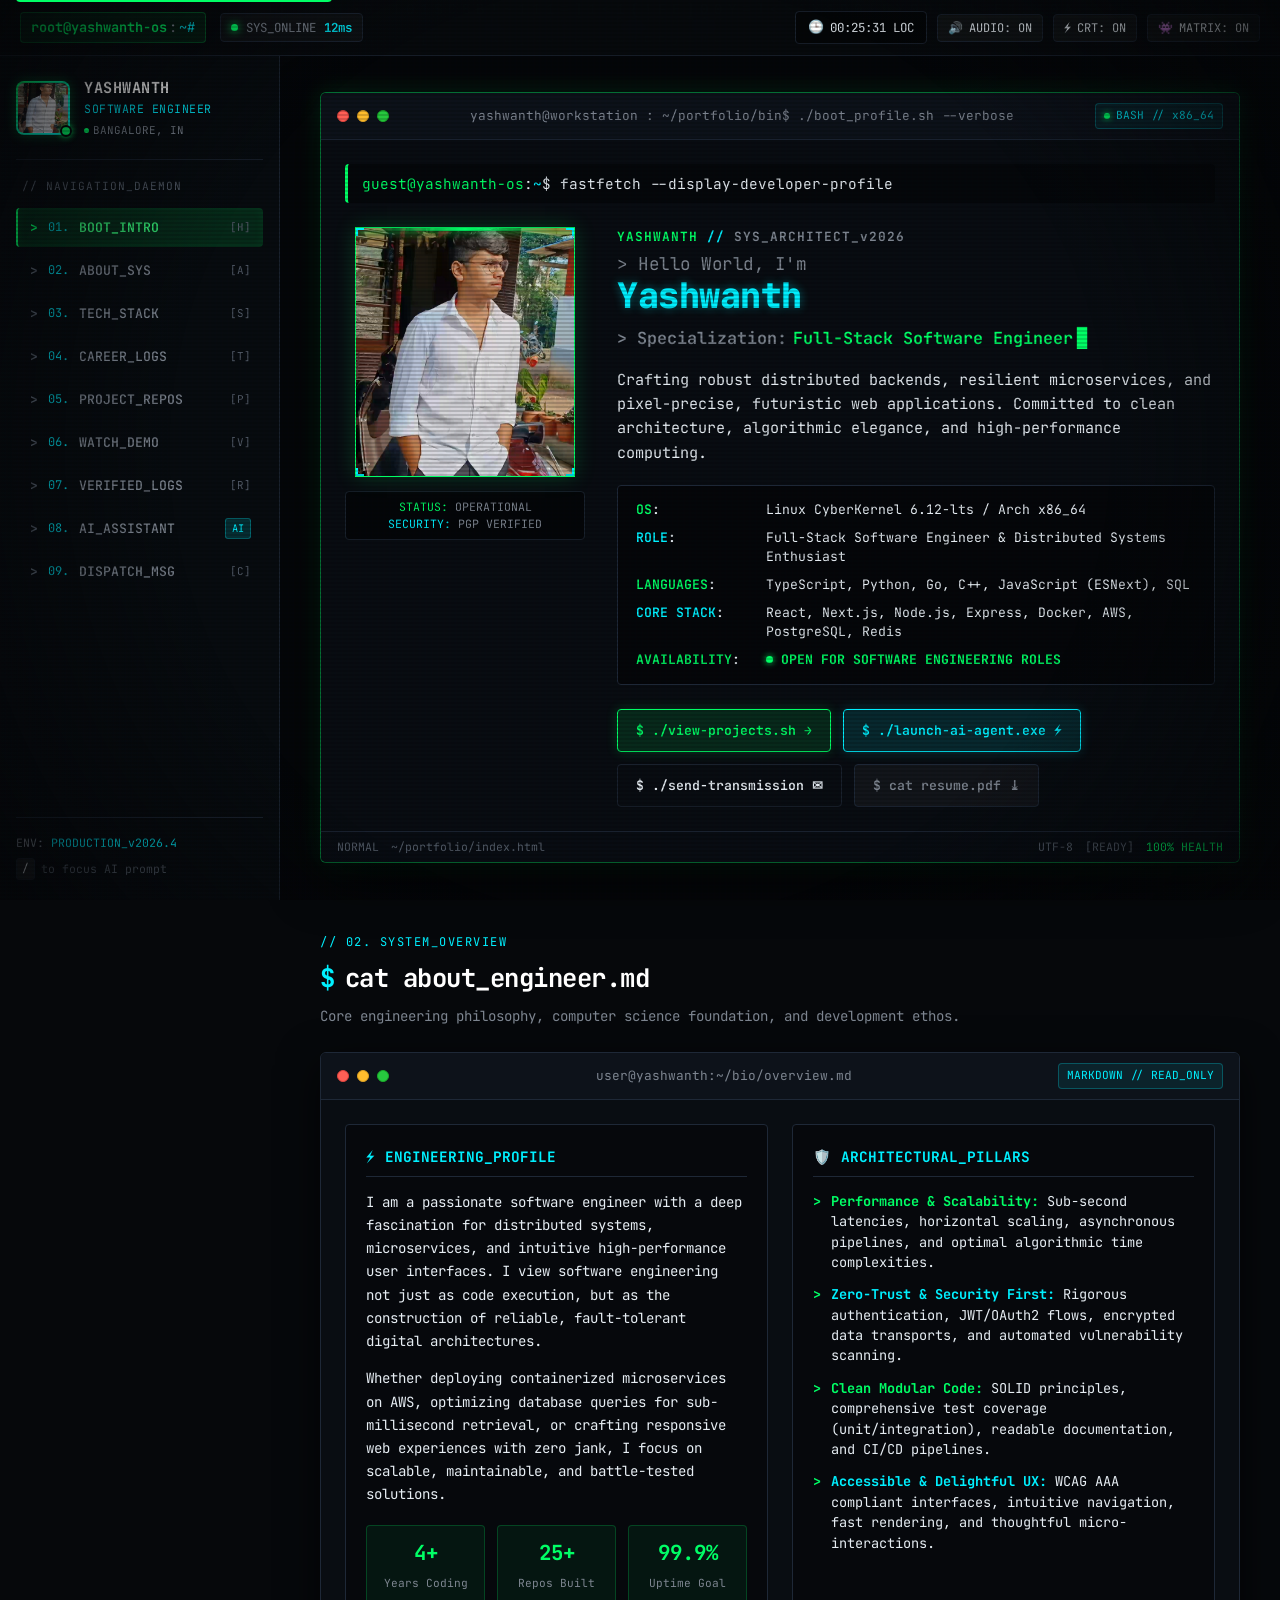
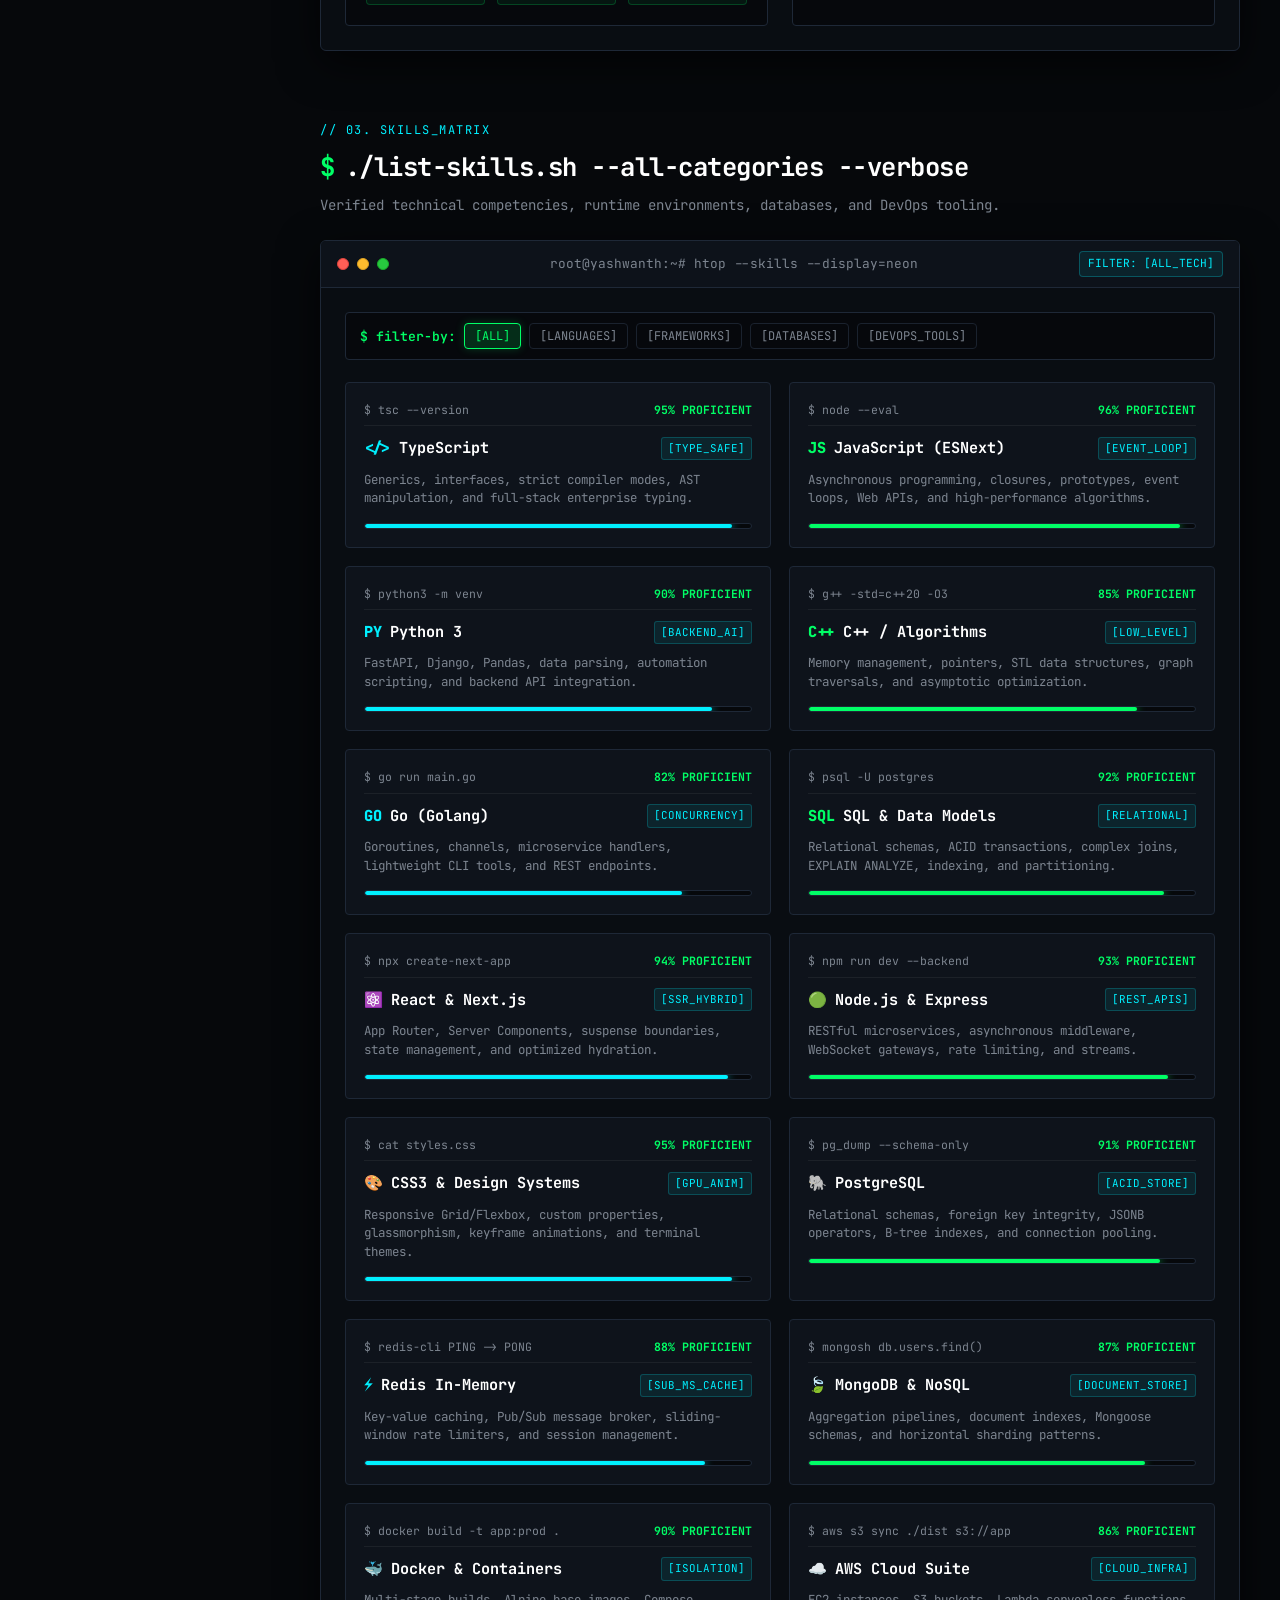
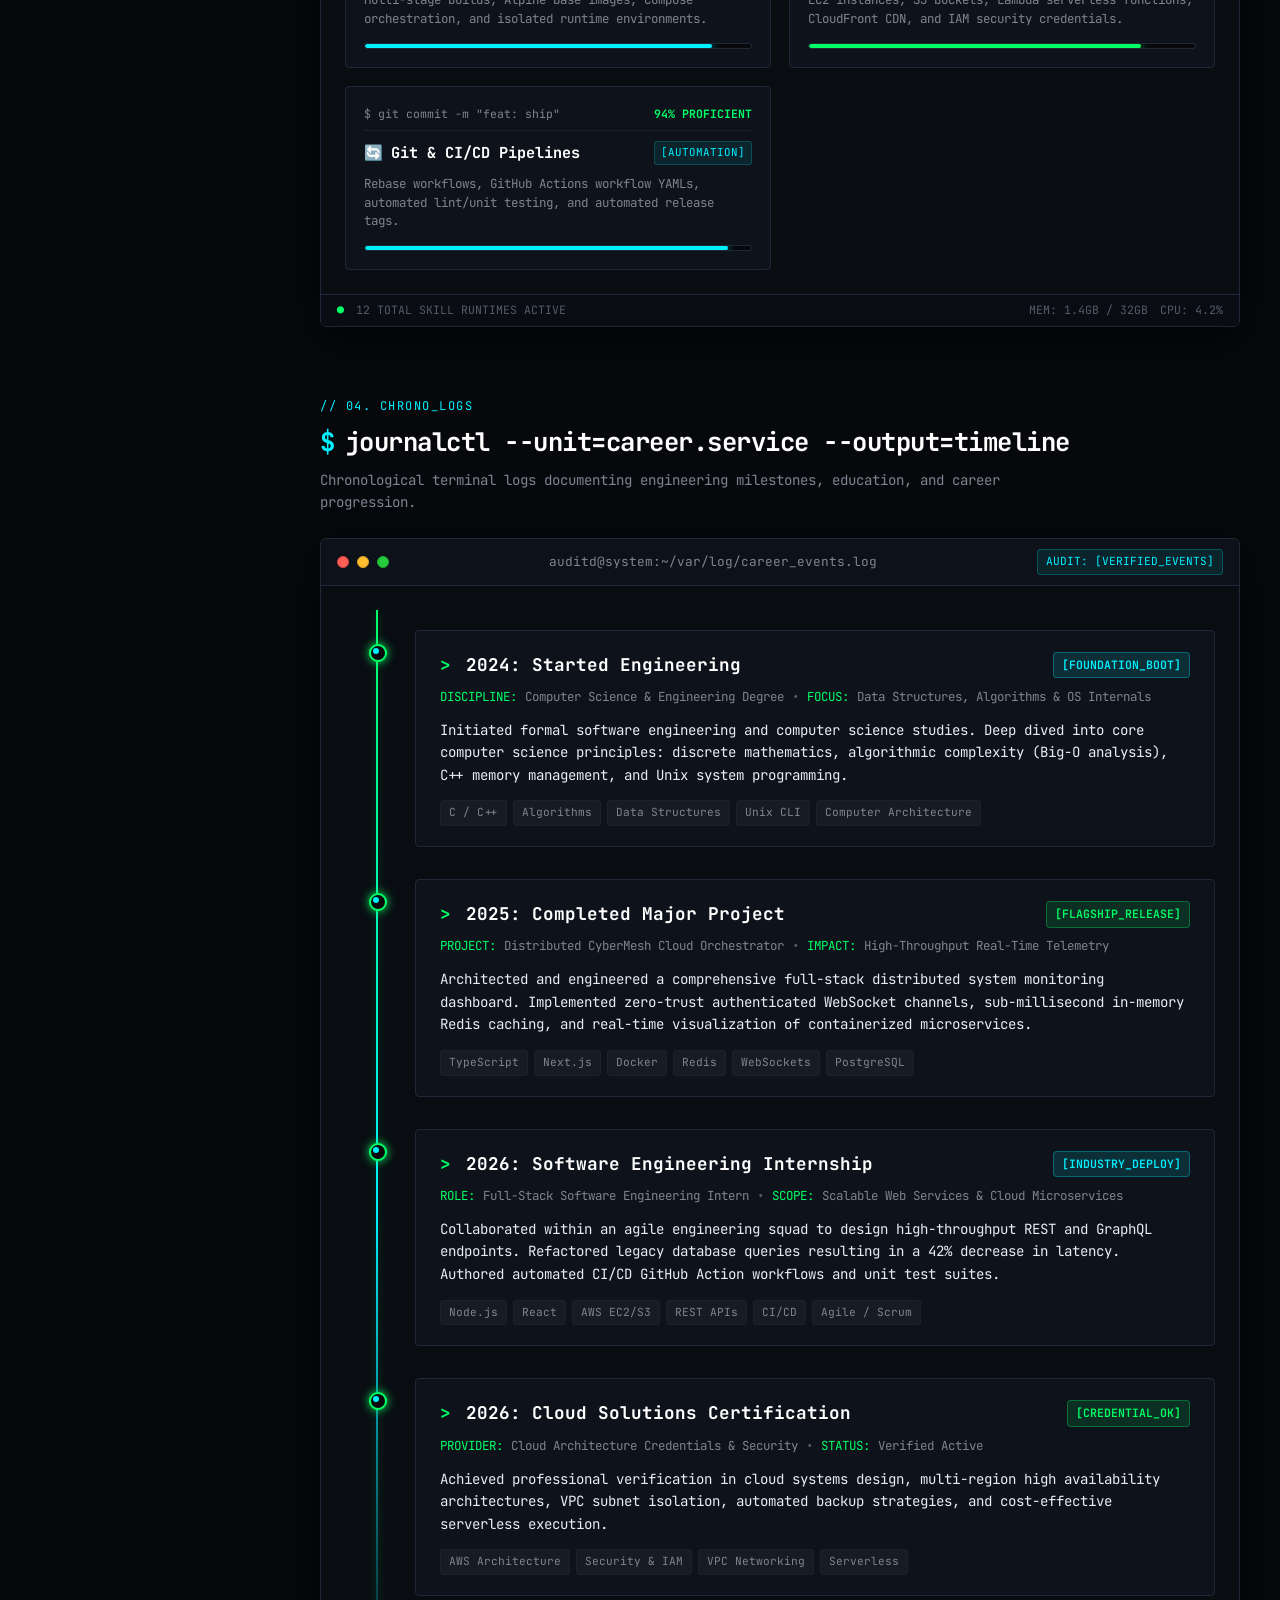
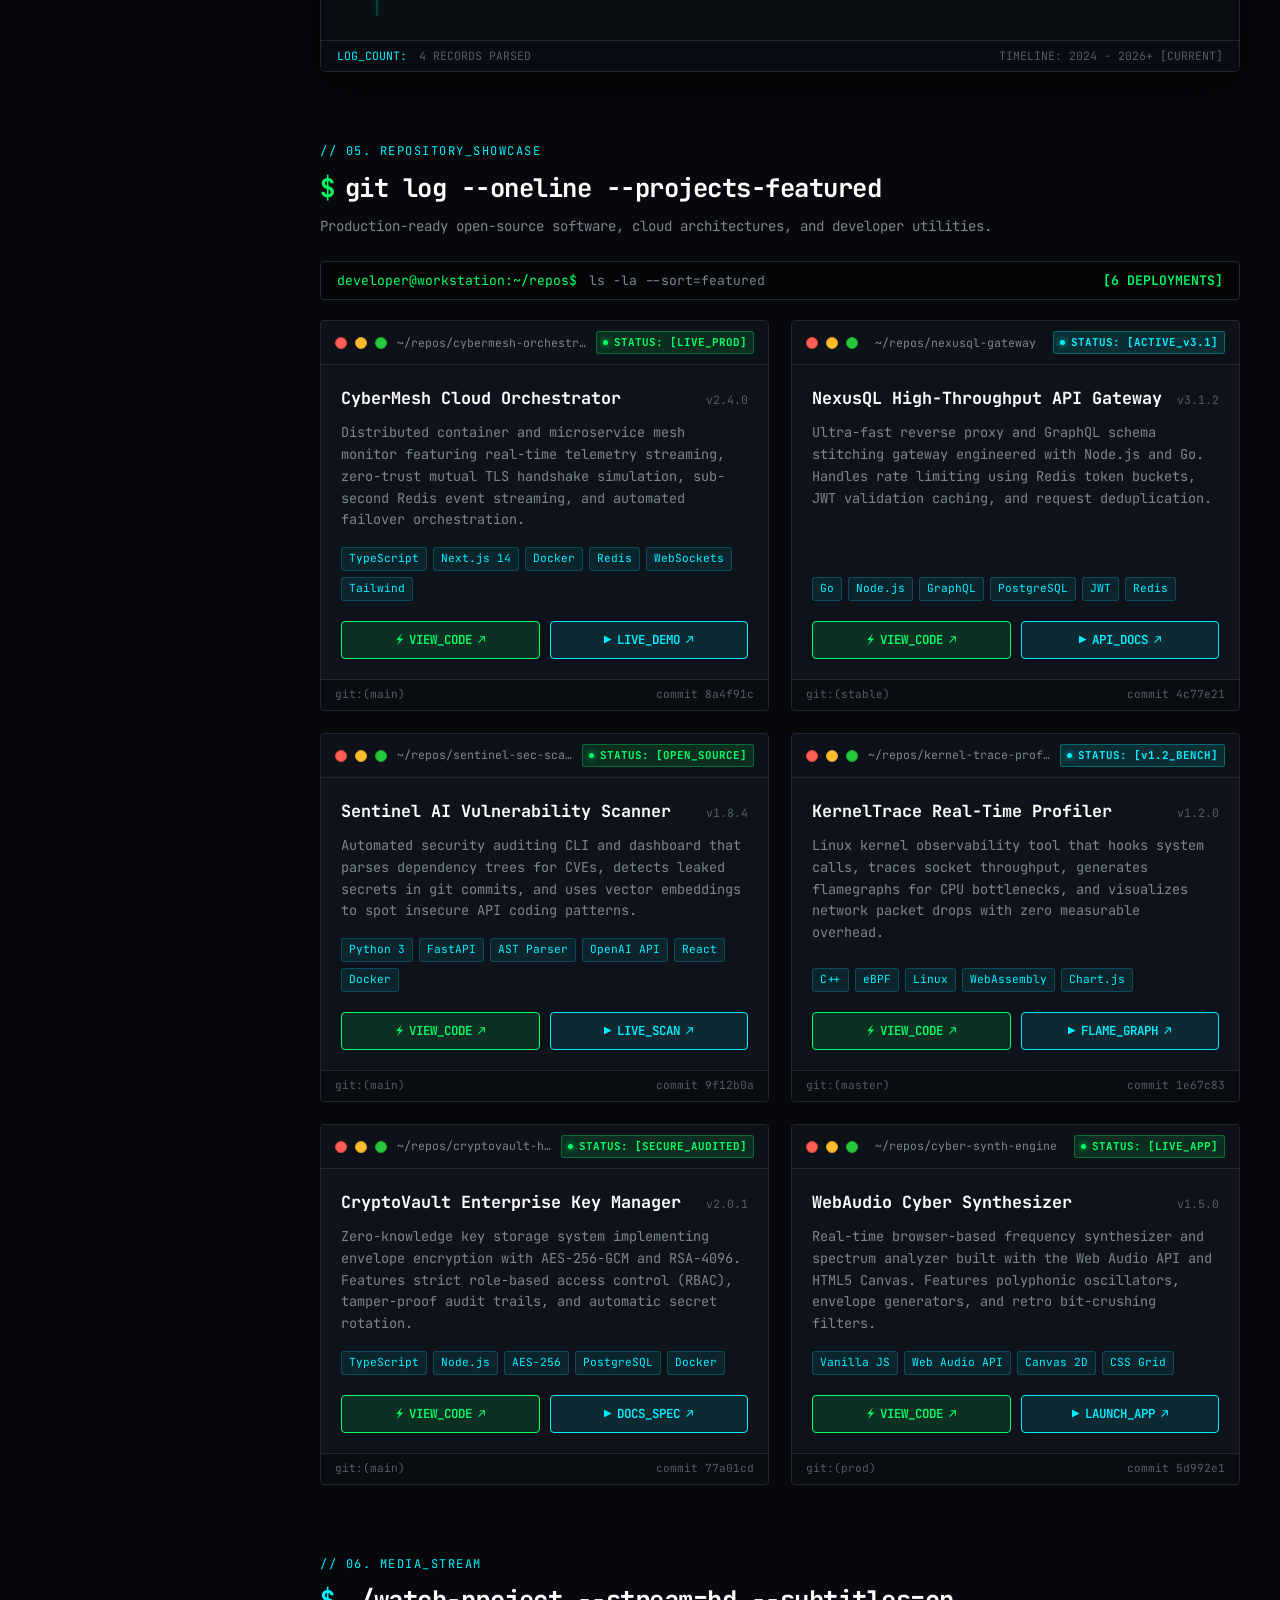
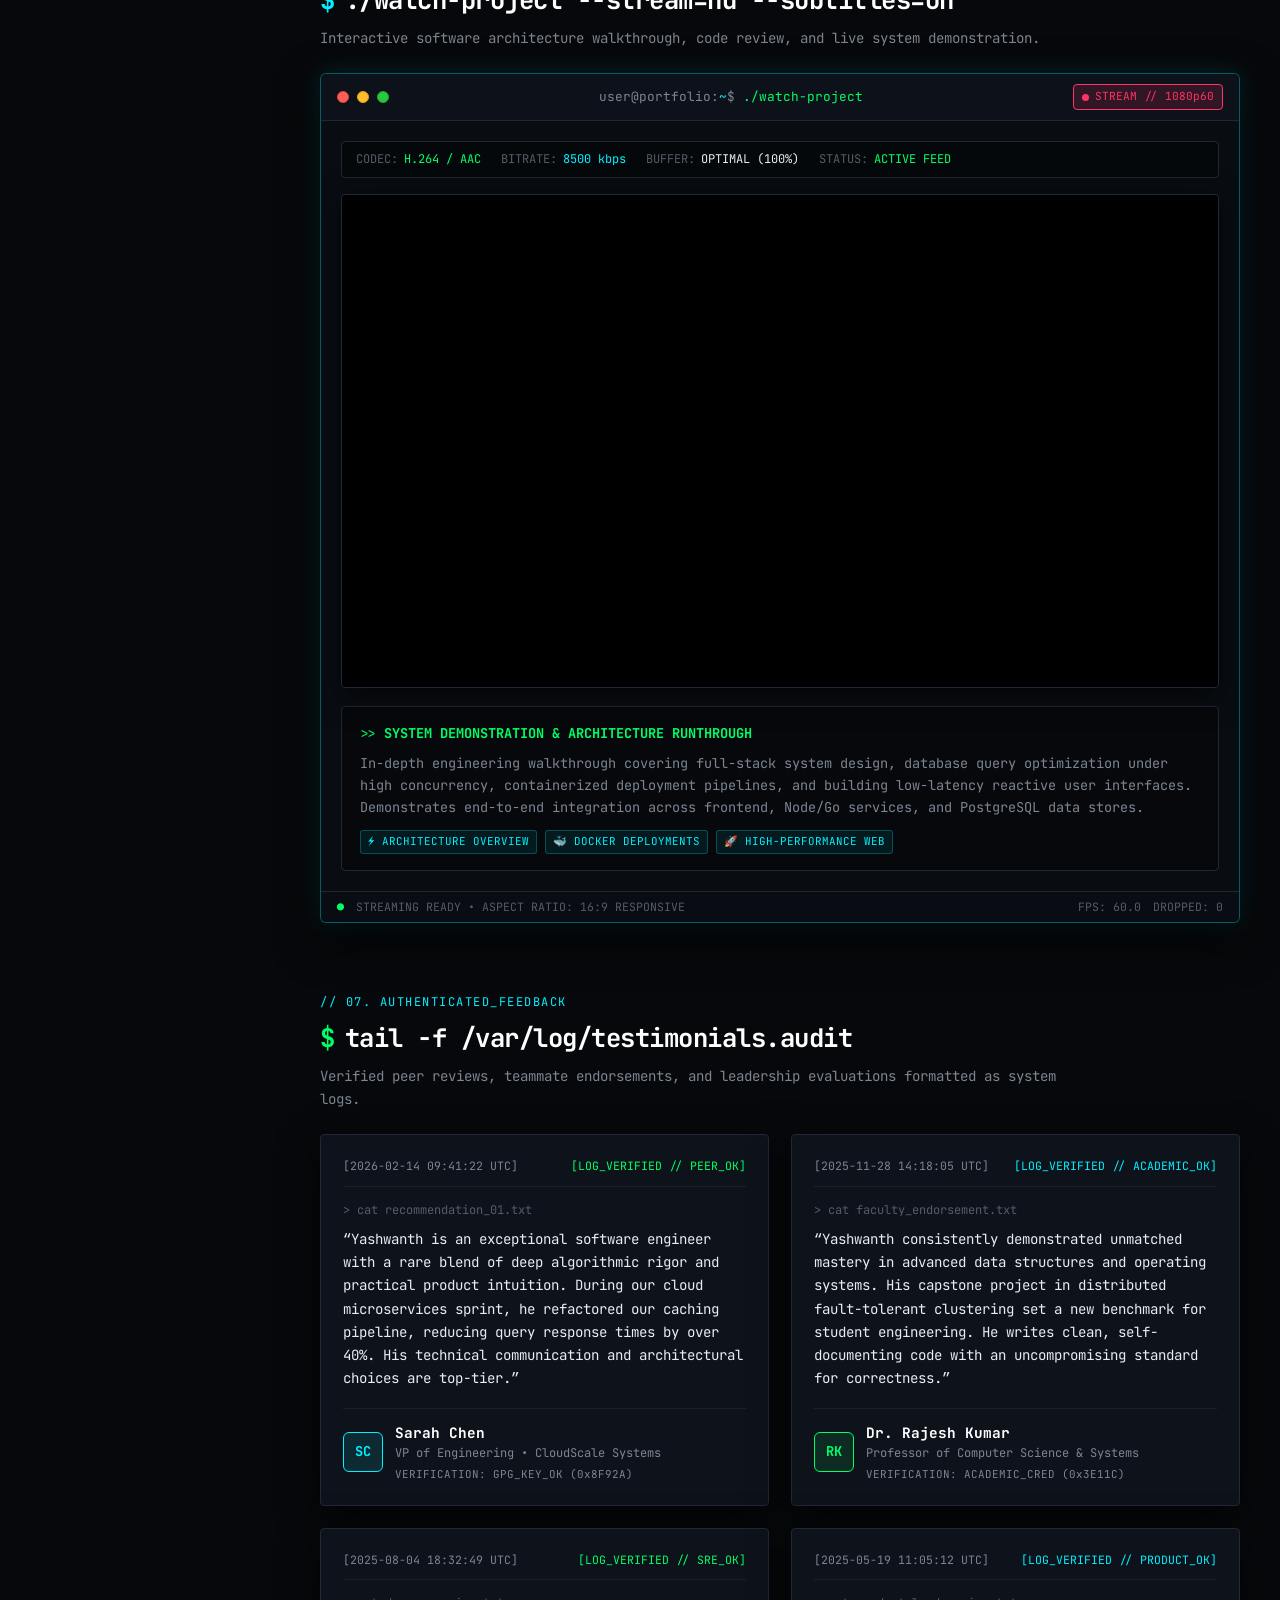
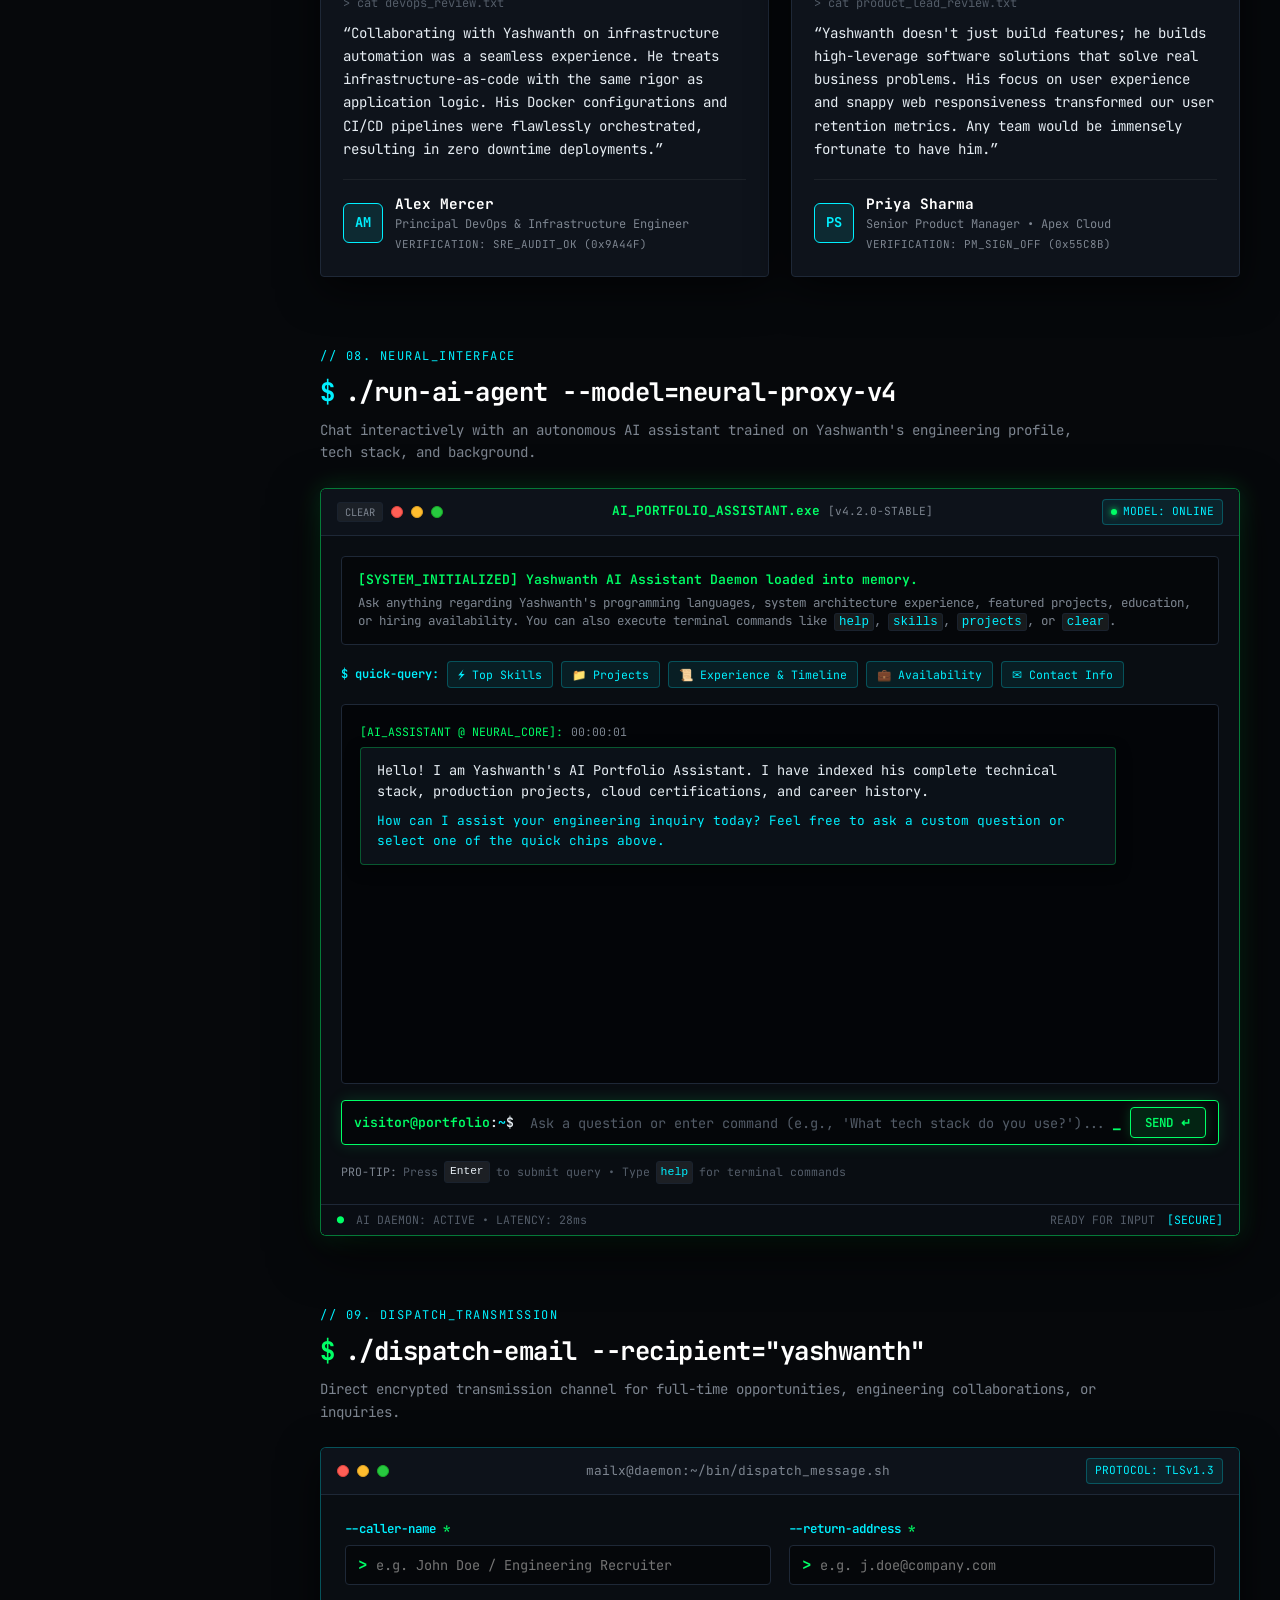
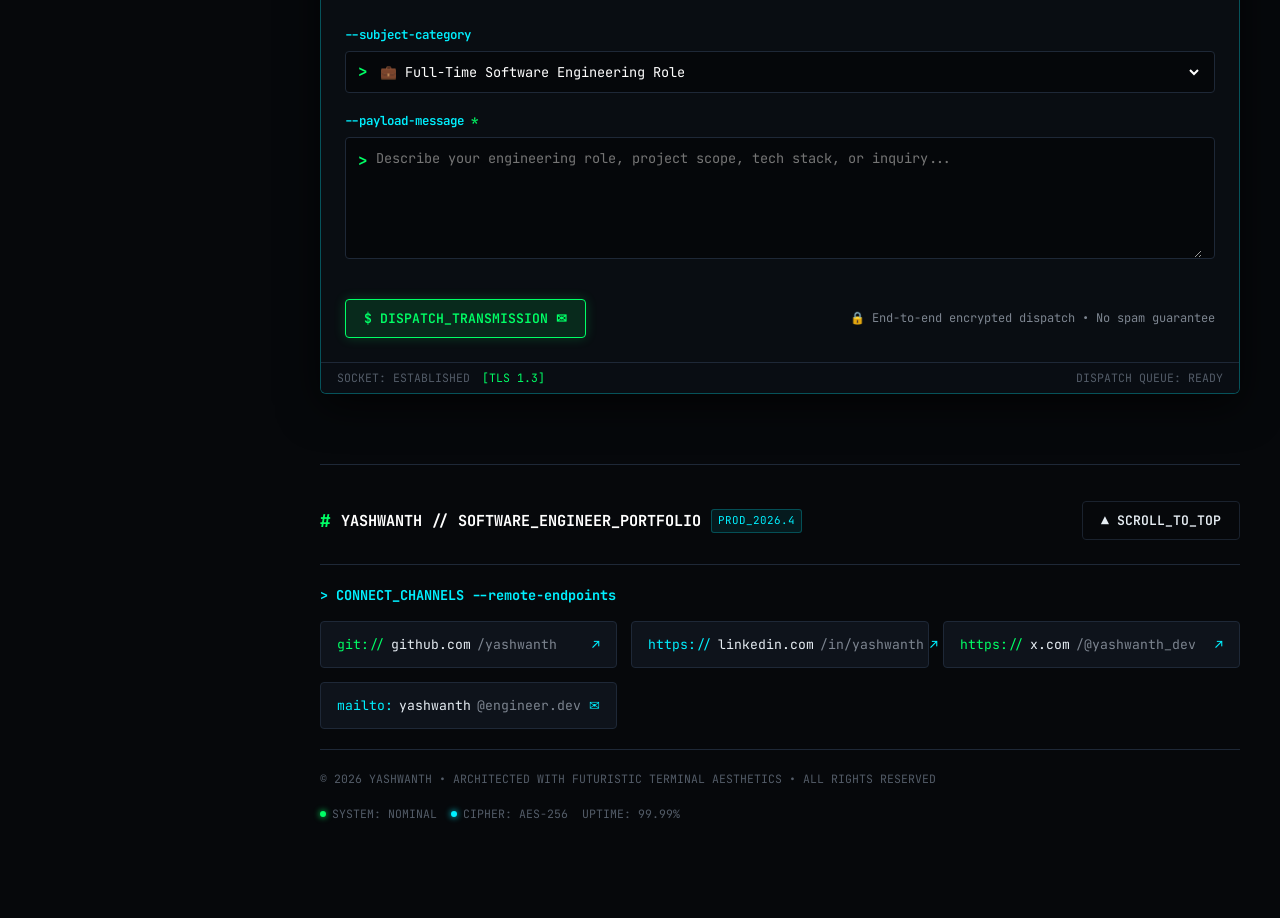
<file: yashwanth/index.html>
<!DOCTYPE html>
<html lang="en">

<head>
  <meta charset="UTF-8">
  <meta name="viewport" content="width=device-width, initial-scale=1.0">
  <title>Yashwanth | Software Engineer & Systems Architect</title>
  <meta name="description"
    content="Professional software engineer portfolio with futuristic terminal aesthetic. Full-stack development, cloud infrastructure, distributed systems, and interactive CLI assistant.">
  <meta name="keywords" content="Software Engineer, Full Stack Developer, Systems Architect, Yashwanth, Portfolio, Terminal, JavaScript, TypeScript, Python, Cloud">
  <meta name="author" content="Yashwanth">

  <!-- Futuristic Monospace & Technical Fonts -->
  <link rel="preconnect" href="https://fonts.googleapis.com">
  <link rel="preconnect" href="https://fonts.gstatic.com" crossorigin>
  <link
    href="https://fonts.googleapis.com/css2?family=Fira+Code:wght@300;400;500;600;700&family=JetBrains+Mono:ital,wght@0,300;0,400;0,500;0,700;1,400&family=Share+Tech+Mono&family=Inter:wght@300;400;500;600;700&display=swap"
    rel="stylesheet">

  <link rel="stylesheet" href="style.css">
</head>

<body class="scanlines-enabled">
  <!-- Accessibility Skip Link -->
  <a href="#main-content" class="skip-link">Skip to main console [Enter]</a>

  <!-- Subtle Ambient Matrix & Cyber Canvas Background -->
  <canvas id="matrixCanvas" class="matrix-canvas" aria-hidden="true"></canvas>

  <!-- CRT Scanline & Grid Effect Overlay -->
  <div class="crt-scanlines" id="crtScanlines" aria-hidden="true"></div>
  <div class="crt-vignette" aria-hidden="true"></div>

  <!-- Top Global System Bar / Telemetry -->
  <header class="sys-topbar" role="banner" aria-label="System status and controls">
    <div class="sys-brand">
      <div class="terminal-prompt-pill">
        <span class="user-host">root@yashwanth-os</span>
        <span class="prompt-sep">:</span>
        <span class="prompt-path">~#</span>
      </div>
      <div class="sys-telemetry-badge" title="System Status: Fully Operational">
        <span class="status-ping-dot"></span>
        <span class="sys-status-text">SYS_ONLINE</span>
        <span class="sys-ping-val">12ms</span>
      </div>
    </div>

    <!-- Quick Terminal Controls (Sound, Scanlines, Matrix, Live Clock) -->
    <div class="sys-actions-bar">
      <!-- Live Terminal Clock -->
      <div class="sys-clock" id="sysClock" title="Local System Clock">
        <span class="clock-icon">🕒</span>
        <span class="clock-display" id="clockDisplay">12:00:00 UTC</span>
      </div>

      <!-- Audio Synthesizer Toggle -->
      <button id="soundToggleBtn" class="term-tool-btn" title="Toggle Terminal Keystroke & Audio SFX" aria-pressed="true" aria-label="Toggle Terminal Audio">
        <span class="tool-icon" aria-hidden="true">🔊</span>
        <span class="tool-label">AUDIO: ON</span>
      </button>

      <!-- CRT Scanline Toggle -->
      <button id="crtToggleBtn" class="term-tool-btn" title="Toggle CRT Scanline Overlay" aria-pressed="true" aria-label="Toggle CRT Scanlines">
        <span class="tool-icon" aria-hidden="true">⚡</span>
        <span class="tool-label">CRT: ON</span>
      </button>

      <!-- Matrix Canvas Stream Toggle -->
      <button id="matrixToggleBtn" class="term-tool-btn" title="Toggle Digital Rain Background" aria-pressed="true" aria-label="Toggle Matrix Stream">
        <span class="tool-icon" aria-hidden="true">👾</span>
        <span class="tool-label">MATRIX: ON</span>
      </button>

      <!-- Mobile Navigation Drawer Toggle -->
      <button id="mobileNavToggle" class="mobile-menu-trigger" aria-label="Toggle Navigation Terminal" aria-expanded="false" aria-controls="mainNavbar">
        <span class="terminal-hamb-bar"></span>
        <span class="terminal-hamb-bar"></span>
        <span class="terminal-hamb-bar"></span>
      </button>
    </div>
  </header>

  <!-- Mobile Drawer Backdrop Overlay -->
  <div id="navBackdrop" class="terminal-backdrop" aria-hidden="true"></div>

  <!-- Primary Futuristic Terminal Navigation Bar -->
  <nav id="mainNavbar" class="terminal-navbar" aria-label="Main Navigation">
    <div class="navbar-header">
      <div class="profile-summary">
        <div class="avatar-ring">
          <!-- Real user photo with radar scanning border -->
          <img src="WhatsApp Image 2026-10-07 at 12.37.15.jpeg" alt="Yashwanth Profile" class="avatar-img"
            onerror="this.src='https://api.dicebear.com/7.x/bottts/svg?seed=Yashwanth'">
          <span class="avatar-status-beacon" title="Status: Online & Ready"></span>
        </div>
        <div class="profile-meta">
          <div class="profile-name">YASHWANTH</div>
          <div class="profile-role">SOFTWARE ENGINEER</div>
          <div class="profile-location">
            <span class="loc-dot"></span> BANGALORE, IN
          </div>
        </div>
      </div>
    </div>

    <!-- Navigation Menu Items -->
    <div class="nav-links-wrapper">
      <div class="nav-category-header" aria-hidden="true">
        <span>// NAVIGATION_DAEMON</span>
      </div>

      <ul class="nav-menu" role="menu">
        <!-- 01. Home / Hero -->
        <li class="nav-item" role="none">
          <a href="#home" class="nav-link active" role="menuitem" data-section="home" aria-current="page">
            <span class="nav-prompt-prefix">&gt;</span>
            <span class="nav-code">01.</span>
            <span class="nav-label">BOOT_INTRO</span>
            <span class="nav-shortcut">[H]</span>
          </a>
        </li>

        <!-- 02. About -->
        <li class="nav-item" role="none">
          <a href="#about" class="nav-link" role="menuitem" data-section="about">
            <span class="nav-prompt-prefix">&gt;</span>
            <span class="nav-code">02.</span>
            <span class="nav-label">ABOUT_SYS</span>
            <span class="nav-shortcut">[A]</span>
          </a>
        </li>

        <!-- 03. Skills (Section 5) -->
        <li class="nav-item" role="none">
          <a href="#skills" class="nav-link" role="menuitem" data-section="skills">
            <span class="nav-prompt-prefix">&gt;</span>
            <span class="nav-code">03.</span>
            <span class="nav-label">TECH_STACK</span>
            <span class="nav-shortcut">[S]</span>
          </a>
        </li>

        <!-- 04. Career Timeline (Section 6) -->
        <li class="nav-item" role="none">
          <a href="#timeline" class="nav-link" role="menuitem" data-section="timeline">
            <span class="nav-prompt-prefix">&gt;</span>
            <span class="nav-code">04.</span>
            <span class="nav-label">CAREER_LOGS</span>
            <span class="nav-shortcut">[T]</span>
          </a>
        </li>

        <!-- 05. Projects (Section 7) -->
        <li class="nav-item" role="none">
          <a href="#projects" class="nav-link" role="menuitem" data-section="projects">
            <span class="nav-prompt-prefix">&gt;</span>
            <span class="nav-code">05.</span>
            <span class="nav-label">PROJECT_REPOS</span>
            <span class="nav-shortcut">[P]</span>
          </a>
        </li>

        <!-- 06. YouTube Video (Section 8) -->
        <li class="nav-item" role="none">
          <a href="#video-showcase" class="nav-link" role="menuitem" data-section="video-showcase">
            <span class="nav-prompt-prefix">&gt;</span>
            <span class="nav-code">06.</span>
            <span class="nav-label">WATCH_DEMO</span>
            <span class="nav-shortcut">[V]</span>
          </a>
        </li>

        <!-- 07. Testimonials (Section 9) -->
        <li class="nav-item" role="none">
          <a href="#testimonials" class="nav-link" role="menuitem" data-section="testimonials">
            <span class="nav-prompt-prefix">&gt;</span>
            <span class="nav-code">07.</span>
            <span class="nav-label">VERIFIED_LOGS</span>
            <span class="nav-shortcut">[R]</span>
          </a>
        </li>

        <!-- 08. AI Chat Interface (Section 10) -->
        <li class="nav-item" role="none">
          <a href="#ai-assistant" class="nav-link" role="menuitem" data-section="ai-assistant">
            <span class="nav-prompt-prefix">&gt;</span>
            <span class="nav-code">08.</span>
            <span class="nav-label">AI_ASSISTANT</span>
            <span class="nav-tag hot-tag">AI</span>
          </a>
        </li>

        <!-- 09. Contact -->
        <li class="nav-item" role="none">
          <a href="#contact" class="nav-link" role="menuitem" data-section="contact">
            <span class="nav-prompt-prefix">&gt;</span>
            <span class="nav-code">09.</span>
            <span class="nav-label">DISPATCH_MSG</span>
            <span class="nav-shortcut">[C]</span>
          </a>
        </li>
      </ul>
    </div>

    <!-- Quick Terminal Footer Status -->
    <div class="navbar-footer">
      <div class="env-info">
        <span class="env-key">ENV:</span>
        <span class="env-val">PRODUCTION_v2026.4</span>
      </div>
      <div class="quick-terminal-hint">
        <span class="kbd-key">/</span> to focus AI prompt
      </div>
    </div>
  </nav>

  <!-- Main Content Shell -->
  <main id="main-content" class="terminal-main">

    <!-- ====================================================================
         SECTION 1: HERO / BOOT TERMINAL (Neofetch & Interactive CLI Prompt)
         ==================================================================== -->
    <section id="home" class="terminal-section hero-section" aria-label="Hero terminal overview">
      <div class="term-window hero-window">
        <!-- Terminal Window Title Bar / Chrome Controls -->
        <div class="term-titlebar">
          <div class="window-controls" aria-hidden="true">
            <span class="win-dot dot-close" title="Close Window"></span>
            <span class="win-dot dot-minimize" title="Minimize Window"></span>
            <span class="win-dot dot-maximize" title="Maximize Window"></span>
          </div>
          <div class="term-title-text">
            <span class="term-title-user">yashwanth@workstation</span>
            <span class="term-title-colon">:</span>
            <span class="term-title-cmd">~/portfolio/bin$ ./boot_profile.sh --verbose</span>
          </div>
          <div class="term-meta-tag">
            <span class="tag-pulse"></span> BASH // x86_64
          </div>
        </div>

        <!-- Terminal Window Body -->
        <div class="term-body hero-body">
          <div class="terminal-intro-prompt">
            <span class="term-prompt-line">
              <span class="text-neon-green">guest@yashwanth-os</span>:<span class="text-cyan">~</span>$&nbsp;<span
                class="command-input-sim">fastfetch --display-developer-profile</span>
            </span>
          </div>

          <!-- Fastfetch / System Architecture Layout -->
          <div class="fastfetch-grid">
            <!-- Left Column: Biometric Cyber Photo & System Seal -->
            <div class="fastfetch-avatar-card">
              <div class="cyber-avatar-container">
                <img src="WhatsApp Image 2026-10-07 at 12.37.15.jpeg" alt="Yashwanth portrait" class="cyber-avatar-img"
                  onerror="this.src='https://api.dicebear.com/7.x/bottts/svg?seed=Yashwanth'">
                <div class="cyber-scan-overlay" aria-hidden="true"></div>
                <div class="avatar-corner c-top-left" aria-hidden="true"></div>
                <div class="avatar-corner c-top-right" aria-hidden="true"></div>
                <div class="avatar-corner c-bottom-left" aria-hidden="true"></div>
                <div class="avatar-corner c-bottom-right" aria-hidden="true"></div>
              </div>
              <div class="avatar-caption">
                <span class="text-neon-green">STATUS:</span> OPERATIONAL<br>
                <span class="text-cyan">SECURITY:</span> PGP VERIFIED
              </div>
            </div>

            <!-- Right Column: Developer Specs & Dynamic Terminal Typewriter -->
            <div class="fastfetch-details">
              <div class="sys-ascii-badge" aria-hidden="true">
                <span class="text-neon-green">YASHWANTH</span> <span class="text-cyan">//</span> <span
                  class="text-dim">SYS_ARCHITECT_v2026</span>
              </div>

              <!-- Main Hero Name & Subheading -->
              <h1 class="hero-main-title">
                <span class="greeting-prefix">&gt; Hello World, I'm</span>
                <span class="developer-name neon-text-cyan">Yashwanth</span>
              </h1>

              <!-- Dynamic Typewriter Line -->
              <div class="dynamic-typing-container" aria-live="polite">
                <span class="typing-prefix">&gt; Specialization: </span>
                <span class="typewriter-text" id="typewriterText">Full-Stack Software Engineer</span>
                <span class="term-cursor" aria-hidden="true">█</span>
              </div>

              <p class="hero-tagline-text">
                Crafting robust distributed backends, resilient microservices, and pixel-precise, futuristic web
                applications. Committed to clean architecture, algorithmic elegance, and high-performance computing.
              </p>

              <!-- Neofetch System Information Table -->
              <div class="neofetch-table">
                <div class="spec-row">
                  <span class="spec-key"><span class="text-neon-green">OS</span>:</span>
                  <span class="spec-val">Linux CyberKernel 6.12-lts / Arch x86_64</span>
                </div>
                <div class="spec-row">
                  <span class="spec-key"><span class="text-cyan">ROLE</span>:</span>
                  <span class="spec-val">Full-Stack Software Engineer & Distributed Systems Enthusiast</span>
                </div>
                <div class="spec-row">
                  <span class="spec-key"><span class="text-neon-green">LANGUAGES</span>:</span>
                  <span class="spec-val">TypeScript, Python, Go, C++, JavaScript (ESNext), SQL</span>
                </div>
                <div class="spec-row">
                  <span class="spec-key"><span class="text-cyan">CORE STACK</span>:</span>
                  <span class="spec-val">React, Next.js, Node.js, Express, Docker, AWS, PostgreSQL, Redis</span>
                </div>
                <div class="spec-row">
                  <span class="spec-key"><span class="text-neon-green">AVAILABILITY</span>:</span>
                  <span class="spec-val status-highlight"><span class="pill-dot"></span> OPEN FOR SOFTWARE ENGINEERING ROLES</span>
                </div>
              </div>

              <!-- Terminal Command Buttons -->
              <div class="hero-cta-group">
                <a href="#projects" class="term-btn btn-neon-green">
                  <span class="btn-prompt">$</span>
                  <span class="btn-text">./view-projects.sh</span>
                  <span class="btn-arrow" aria-hidden="true">→</span>
                </a>
                <a href="#ai-assistant" class="term-btn btn-neon-cyan">
                  <span class="btn-prompt">$</span>
                  <span class="btn-text">./launch-ai-agent.exe</span>
                  <span class="btn-arrow" aria-hidden="true">⚡</span>
                </a>
                <a href="#contact" class="term-btn btn-outline">
                  <span class="btn-prompt">$</span>
                  <span class="btn-text">./send-transmission</span>
                  <span class="btn-arrow" aria-hidden="true">✉</span>
                </a>
                <a href="#resume" class="term-btn btn-ghost" id="viewResumeBtn" title="Download Yashwanth's Software Engineering CV">
                  <span class="btn-prompt">$</span>
                  <span class="btn-text">cat resume.pdf</span>
                  <span class="btn-arrow" aria-hidden="true">⤓</span>
                </a>
              </div>
            </div>
          </div>
        </div>

        <!-- Terminal Status Bar -->
        <div class="term-statusbar">
          <div class="status-seg">
            <span class="status-tag">NORMAL</span>
            <span class="status-file">~/portfolio/index.html</span>
          </div>
          <div class="status-seg right-aligned">
            <span>UTF-8</span>
            <span>[READY]</span>
            <span class="text-neon-green">100% HEALTH</span>
          </div>
        </div>
      </div>
    </section>

    <!-- ====================================================================
         SECTION 2: ABOUT / SYSTEM ARCHITECTURE (System Overview & Principles)
         ==================================================================== -->
    <section id="about" class="terminal-section" aria-label="About the engineer">
      <div class="section-terminal-header">
        <div class="section-tag-prefix">// 02. SYSTEM_OVERVIEW</div>
        <h2 class="section-heading"><span class="text-cyan">$</span> cat about_engineer.md</h2>
        <p class="section-subtext">Core engineering philosophy, computer science foundation, and development ethos.</p>
      </div>

      <div class="term-window">
        <div class="term-titlebar">
          <div class="window-controls" aria-hidden="true">
            <span class="win-dot dot-close"></span>
            <span class="win-dot dot-minimize"></span>
            <span class="win-dot dot-maximize"></span>
          </div>
          <div class="term-title-text">user@yashwanth:~/bio/overview.md</div>
          <div class="term-meta-tag">MARKDOWN // READ_ONLY</div>
        </div>

        <div class="term-body about-body">
          <div class="about-grid">
            <!-- Bio Summary Card -->
            <div class="about-card terminal-subcard">
              <div class="subcard-header">
                <span class="subcard-icon">⚡</span>
                <span class="subcard-title">ENGINEERING_PROFILE</span>
              </div>
              <p class="about-narrative">
                I am a passionate software engineer with a deep fascination for distributed systems, microservices, and
                intuitive high-performance user interfaces. I view software engineering not just as code execution, but
                as the construction of reliable, fault-tolerant digital architectures.
              </p>
              <p class="about-narrative">
                Whether deploying containerized microservices on AWS, optimizing database queries for sub-millisecond
                retrieval, or crafting responsive web experiences with zero jank, I focus on scalable, maintainable, and
                battle-tested solutions.
              </p>
              <div class="stat-pills-row">
                <div class="stat-pill"><span class="pill-number">4+</span> <span class="pill-desc">Years Coding</span></div>
                <div class="stat-pill"><span class="pill-number">25+</span> <span class="pill-desc">Repos Built</span></div>
                <div class="stat-pill"><span class="pill-number">99.9%</span> <span class="pill-desc">Uptime Goal</span></div>
              </div>
            </div>

            <!-- Core Architectural Pillars -->
            <div class="about-card terminal-subcard">
              <div class="subcard-header">
                <span class="subcard-icon">🛡️</span>
                <span class="subcard-title">ARCHITECTURAL_PILLARS</span>
              </div>
              <ul class="pillars-list">
                <li class="pillar-item">
                  <span class="pillar-bullet">&gt;</span>
                  <div class="pillar-content">
                    <strong class="text-neon-green">Performance & Scalability:</strong>
                    <span>Sub-second latencies, horizontal scaling, asynchronous pipelines, and optimal algorithmic time complexities.</span>
                  </div>
                </li>
                <li class="pillar-item">
                  <span class="pillar-bullet">&gt;</span>
                  <div class="pillar-content">
                    <strong class="text-cyan">Zero-Trust & Security First:</strong>
                    <span>Rigorous authentication, JWT/OAuth2 flows, encrypted data transports, and automated vulnerability scanning.</span>
                  </div>
                </li>
                <li class="pillar-item">
                  <span class="pillar-bullet">&gt;</span>
                  <div class="pillar-content">
                    <strong class="text-neon-green">Clean Modular Code:</strong>
                    <span>SOLID principles, comprehensive test coverage (unit/integration), readable documentation, and CI/CD pipelines.</span>
                  </div>
                </li>
                <li class="pillar-item">
                  <span class="pillar-bullet">&gt;</span>
                  <div class="pillar-content">
                    <strong class="text-cyan">Accessible & Delightful UX:</strong>
                    <span>WCAG AAA compliant interfaces, intuitive navigation, fast rendering, and thoughtful micro-interactions.</span>
                  </div>
                </li>
              </ul>
            </div>
          </div>
        </div>
      </div>
    </section>

    <!-- ====================================================================
         SECTION 5: SKILLS SECTION
         Requirements:
         - Displaying programming languages, frameworks, databases, dev tools, and technical skills
         - Present as terminal commands, code blocks, skill cards, or animated progress bars
         - Neon text, glowing borders, terminal-style UI elements, subtle hover animations
         - Comments in the code explaining how each element represents a specific skill
         ==================================================================== -->
    <section id="skills" class="terminal-section" aria-label="Technical skills and competencies">
      <div class="section-terminal-header">
        <div class="section-tag-prefix">// 03. SKILLS_MATRIX</div>
        <h2 class="section-heading"><span class="text-neon-green">$</span> ./list-skills.sh --all-categories --verbose</h2>
        <p class="section-subtext">Verified technical competencies, runtime environments, databases, and DevOps tooling.</p>
      </div>

      <!-- Skills Terminal Window -->
      <div class="term-window skills-window">
        <div class="term-titlebar">
          <div class="window-controls" aria-hidden="true">
            <span class="win-dot dot-close"></span>
            <span class="win-dot dot-minimize"></span>
            <span class="win-dot dot-maximize"></span>
          </div>
          <div class="term-title-text">
            <span>root@yashwanth:~# htop --skills --display=neon</span>
          </div>
          <div class="term-meta-tag">
            <span>FILTER: [ALL_TECH]</span>
          </div>
        </div>

        <div class="term-body skills-body">
          <!-- Command Prompt Bar for Skills Navigation -->
          <div class="skills-filter-cli" role="toolbar" aria-label="Skills filter buttons">
            <span class="cli-label text-neon-green">$ filter-by:</span>
            <button type="button" class="cli-filter-btn active" data-filter="all">[ALL]</button>
            <button type="button" class="cli-filter-btn" data-filter="languages">[LANGUAGES]</button>
            <button type="button" class="cli-filter-btn" data-filter="frameworks">[FRAMEWORKS]</button>
            <button type="button" class="cli-filter-btn" data-filter="databases">[DATABASES]</button>
            <button type="button" class="cli-filter-btn" data-filter="tools">[DEVOPS_TOOLS]</button>
          </div>

          <!-- Skills Grid Container -->
          <div class="skills-grid" id="skillsGrid">

            <!-- ==========================================================
                 CATEGORY 1: PROGRAMMING LANGUAGES
                 Each card represents an active programming language runtime,
                 featuring terminal-style command invocation, proficiency rating,
                 and an animated neon progress bar.
                 ========================================================== -->

            <!-- Skill Element: TypeScript
                 Represents Yashwanth's core language for type-safe full-stack engineering.
                 Proficiency: 95% (Production microservices, strict type systems, generics) -->
            <div class="skill-card" data-category="languages">
              <div class="skill-header">
                <span class="skill-command">$ tsc --version</span>
                <span class="skill-level-badge text-neon-green">95% PROFICIENT</span>
              </div>
              <div class="skill-info-row">
                <div class="skill-icon-name">
                  <span class="skill-glyph text-cyan">&lt;/&gt;</span>
                  <span class="skill-name">TypeScript</span>
                </div>
                <span class="skill-status-tag">[TYPE_SAFE]</span>
              </div>
              <p class="skill-desc">Generics, interfaces, strict compiler modes, AST manipulation, and full-stack enterprise typing.</p>
              <div class="skill-meter-track" role="progressbar" aria-valuenow="95" aria-valuemin="0" aria-valuemax="100" aria-label="TypeScript proficiency: 95%">
                <div class="skill-meter-fill fill-cyan" style="width: 95%;"></div>
              </div>
            </div>

            <!-- Skill Element: JavaScript (ES6+ / Node Runtime)
                 Represents modern ECMAScript standard mastery including asynchronous event loop,
                 Promises, DOM APIs, and Web Workers.
                 Proficiency: 96% -->
            <div class="skill-card" data-category="languages">
              <div class="skill-header">
                <span class="skill-command">$ node --eval</span>
                <span class="skill-level-badge text-neon-green">96% PROFICIENT</span>
              </div>
              <div class="skill-info-row">
                <div class="skill-icon-name">
                  <span class="skill-glyph text-neon-green">JS</span>
                  <span class="skill-name">JavaScript (ESNext)</span>
                </div>
                <span class="skill-status-tag">[EVENT_LOOP]</span>
              </div>
              <p class="skill-desc">Asynchronous programming, closures, prototypes, event loops, Web APIs, and high-performance algorithms.</p>
              <div class="skill-meter-track" role="progressbar" aria-valuenow="96" aria-valuemin="0" aria-valuemax="100" aria-label="JavaScript proficiency: 96%">
                <div class="skill-meter-fill fill-green" style="width: 96%;"></div>
              </div>
            </div>

            <!-- Skill Element: Python 3
                 Represents server-side scripting, automation, API services (FastAPI),
                 and data processing pipelines.
                 Proficiency: 90% -->
            <div class="skill-card" data-category="languages">
              <div class="skill-header">
                <span class="skill-command">$ python3 -m venv</span>
                <span class="skill-level-badge text-neon-green">90% PROFICIENT</span>
              </div>
              <div class="skill-info-row">
                <div class="skill-icon-name">
                  <span class="skill-glyph text-cyan">PY</span>
                  <span class="skill-name">Python 3</span>
                </div>
                <span class="skill-status-tag">[BACKEND_AI]</span>
              </div>
              <p class="skill-desc">FastAPI, Django, Pandas, data parsing, automation scripting, and backend API integration.</p>
              <div class="skill-meter-track" role="progressbar" aria-valuenow="90" aria-valuemin="0" aria-valuemax="100" aria-label="Python proficiency: 90%">
                <div class="skill-meter-fill fill-cyan" style="width: 90%;"></div>
              </div>
            </div>

            <!-- Skill Element: C++ & Algorithmic Foundations
                 Represents low-level memory management, pointers, STL data structures,
                 and algorithmic problem solving.
                 Proficiency: 85% -->
            <div class="skill-card" data-category="languages">
              <div class="skill-header">
                <span class="skill-command">$ g++ -std=c++20 -O3</span>
                <span class="skill-level-badge text-neon-green">85% PROFICIENT</span>
              </div>
              <div class="skill-info-row">
                <div class="skill-icon-name">
                  <span class="skill-glyph text-neon-green">C++</span>
                  <span class="skill-name">C++ / Algorithms</span>
                </div>
                <span class="skill-status-tag">[LOW_LEVEL]</span>
              </div>
              <p class="skill-desc">Memory management, pointers, STL data structures, graph traversals, and asymptotic optimization.</p>
              <div class="skill-meter-track" role="progressbar" aria-valuenow="85" aria-valuemin="0" aria-valuemax="100" aria-label="C++ proficiency: 85%">
                <div class="skill-meter-fill fill-green" style="width: 85%;"></div>
              </div>
            </div>

            <!-- Skill Element: Go (Golang)
                 Represents concurrent microservices, goroutines, channels, and cloud-native services.
                 Proficiency: 82% -->
            <div class="skill-card" data-category="languages">
              <div class="skill-header">
                <span class="skill-command">$ go run main.go</span>
                <span class="skill-level-badge text-neon-green">82% PROFICIENT</span>
              </div>
              <div class="skill-info-row">
                <div class="skill-icon-name">
                  <span class="skill-glyph text-cyan">GO</span>
                  <span class="skill-name">Go (Golang)</span>
                </div>
                <span class="skill-status-tag">[CONCURRENCY]</span>
              </div>
              <p class="skill-desc">Goroutines, channels, microservice handlers, lightweight CLI tools, and REST endpoints.</p>
              <div class="skill-meter-track" role="progressbar" aria-valuenow="82" aria-valuemin="0" aria-valuemax="100" aria-label="Go proficiency: 82%">
                <div class="skill-meter-fill fill-cyan" style="width: 82%;"></div>
              </div>
            </div>

            <!-- Skill Element: SQL & Database Querying
                 Represents relational database modeling, complex joins, indexing, and query optimization.
                 Proficiency: 92% -->
            <div class="skill-card" data-category="languages">
              <div class="skill-header">
                <span class="skill-command">$ psql -U postgres</span>
                <span class="skill-level-badge text-neon-green">92% PROFICIENT</span>
              </div>
              <div class="skill-info-row">
                <div class="skill-icon-name">
                  <span class="skill-glyph text-neon-green">SQL</span>
                  <span class="skill-name">SQL & Data Models</span>
                </div>
                <span class="skill-status-tag">[RELATIONAL]</span>
              </div>
              <p class="skill-desc">Relational schemas, ACID transactions, complex joins, EXPLAIN ANALYZE, indexing, and partitioning.</p>
              <div class="skill-meter-track" role="progressbar" aria-valuenow="92" aria-valuemin="0" aria-valuemax="100" aria-label="SQL proficiency: 92%">
                <div class="skill-meter-fill fill-green" style="width: 92%;"></div>
              </div>
            </div>

            <!-- ==========================================================
                 CATEGORY 2: FRAMEWORKS & RUNTIMES
                 Each element demonstrates frontend and backend architectural
                 framework mastery.
                 ========================================================== -->

            <!-- Skill Element: React & Next.js
                 Represents frontend architecture, Server-Side Rendering (SSR),
                 Client Components, hooks, context, and hydration.
                 Proficiency: 94% -->
            <div class="skill-card" data-category="frameworks">
              <div class="skill-header">
                <span class="skill-command">$ npx create-next-app</span>
                <span class="skill-level-badge text-neon-green">94% PROFICIENT</span>
              </div>
              <div class="skill-info-row">
                <div class="skill-icon-name">
                  <span class="skill-glyph text-cyan">⚛️</span>
                  <span class="skill-name">React & Next.js</span>
                </div>
                <span class="skill-status-tag">[SSR_HYBRID]</span>
              </div>
              <p class="skill-desc">App Router, Server Components, suspense boundaries, state management, and optimized hydration.</p>
              <div class="skill-meter-track" role="progressbar" aria-valuenow="94" aria-valuemin="0" aria-valuemax="100" aria-label="React and Next.js proficiency: 94%">
                <div class="skill-meter-fill fill-cyan" style="width: 94%;"></div>
              </div>
            </div>

            <!-- Skill Element: Node.js & Express.js
                 Represents scalable event-driven backend APIs, middleware architecture,
                 streams, and JWT authentication pipelines.
                 Proficiency: 93% -->
            <div class="skill-card" data-category="frameworks">
              <div class="skill-header">
                <span class="skill-command">$ npm run dev --backend</span>
                <span class="skill-level-badge text-neon-green">93% PROFICIENT</span>
              </div>
              <div class="skill-info-row">
                <div class="skill-icon-name">
                  <span class="skill-glyph text-neon-green">🟢</span>
                  <span class="skill-name">Node.js & Express</span>
                </div>
                <span class="skill-status-tag">[REST_APIS]</span>
              </div>
              <p class="skill-desc">RESTful microservices, asynchronous middleware, WebSocket gateways, rate limiting, and streams.</p>
              <div class="skill-meter-track" role="progressbar" aria-valuenow="93" aria-valuemin="0" aria-valuemax="100" aria-label="Node.js and Express proficiency: 93%">
                <div class="skill-meter-fill fill-green" style="width: 93%;"></div>
              </div>
            </div>

            <!-- Skill Element: CSS3, Animations & Responsive Design
                 Represents modern layout grids, flexbox, CSS custom properties,
                 hardware-accelerated GPU transforms, and scanline/neon effects.
                 Proficiency: 95% -->
            <div class="skill-card" data-category="frameworks">
              <div class="skill-header">
                <span class="skill-command">$ cat styles.css</span>
                <span class="skill-level-badge text-neon-green">95% PROFICIENT</span>
              </div>
              <div class="skill-info-row">
                <div class="skill-icon-name">
                  <span class="skill-glyph text-cyan">🎨</span>
                  <span class="skill-name">CSS3 & Design Systems</span>
                </div>
                <span class="skill-status-tag">[GPU_ANIM]</span>
              </div>
              <p class="skill-desc">Responsive Grid/Flexbox, custom properties, glassmorphism, keyframe animations, and terminal themes.</p>
              <div class="skill-meter-track" role="progressbar" aria-valuenow="95" aria-valuemin="0" aria-valuemax="100" aria-label="CSS3 proficiency: 95%">
                <div class="skill-meter-fill fill-cyan" style="width: 95%;"></div>
              </div>
            </div>

            <!-- ==========================================================
                 CATEGORY 3: DATABASES & PERSISTENCE
                 Each card represents datastore configuration, schema modeling,
                 caching, and transaction isolation.
                 ========================================================== -->

            <!-- Skill Element: PostgreSQL
                 Represents enterprise relational storage, indexing strategies (B-Tree, GIN),
                 JSONB data types, and replication.
                 Proficiency: 91% -->
            <div class="skill-card" data-category="databases">
              <div class="skill-header">
                <span class="skill-command">$ pg_dump --schema-only</span>
                <span class="skill-level-badge text-neon-green">91% PROFICIENT</span>
              </div>
              <div class="skill-info-row">
                <div class="skill-icon-name">
                  <span class="skill-glyph text-neon-green">🐘</span>
                  <span class="skill-name">PostgreSQL</span>
                </div>
                <span class="skill-status-tag">[ACID_STORE]</span>
              </div>
              <p class="skill-desc">Relational schemas, foreign key integrity, JSONB operators, B-tree indexes, and connection pooling.</p>
              <div class="skill-meter-track" role="progressbar" aria-valuenow="91" aria-valuemin="0" aria-valuemax="100" aria-label="PostgreSQL proficiency: 91%">
                <div class="skill-meter-fill fill-green" style="width: 91%;"></div>
              </div>
            </div>

            <!-- Skill Element: Redis (In-Memory Datastore & Cache)
                 Represents ultra-fast caching layers, distributed locking, pub/sub messaging,
                 and rate-limiting algorithms.
                 Proficiency: 88% -->
            <div class="skill-card" data-category="databases">
              <div class="skill-header">
                <span class="skill-command">$ redis-cli PING -&gt; PONG</span>
                <span class="skill-level-badge text-neon-green">88% PROFICIENT</span>
              </div>
              <div class="skill-info-row">
                <div class="skill-icon-name">
                  <span class="skill-glyph text-cyan">⚡</span>
                  <span class="skill-name">Redis In-Memory</span>
                </div>
                <span class="skill-status-tag">[SUB_MS_CACHE]</span>
              </div>
              <p class="skill-desc">Key-value caching, Pub/Sub message broker, sliding-window rate limiters, and session management.</p>
              <div class="skill-meter-track" role="progressbar" aria-valuenow="88" aria-valuemin="0" aria-valuemax="100" aria-label="Redis proficiency: 88%">
                <div class="skill-meter-fill fill-cyan" style="width: 88%;"></div>
              </div>
            </div>

            <!-- Skill Element: MongoDB & NoSQL
                 Represents document datastores, aggregation pipelines, replica sets,
                 and flexible schema designs.
                 Proficiency: 87% -->
            <div class="skill-card" data-category="databases">
              <div class="skill-header">
                <span class="skill-command">$ mongosh db.users.find()</span>
                <span class="skill-level-badge text-neon-green">87% PROFICIENT</span>
              </div>
              <div class="skill-info-row">
                <div class="skill-icon-name">
                  <span class="skill-glyph text-neon-green">🍃</span>
                  <span class="skill-name">MongoDB & NoSQL</span>
                </div>
                <span class="skill-status-tag">[DOCUMENT_STORE]</span>
              </div>
              <p class="skill-desc">Aggregation pipelines, document indexes, Mongoose schemas, and horizontal sharding patterns.</p>
              <div class="skill-meter-track" role="progressbar" aria-valuenow="87" aria-valuemin="0" aria-valuemax="100" aria-label="MongoDB proficiency: 87%">
                <div class="skill-meter-fill fill-green" style="width: 87%;"></div>
              </div>
            </div>

            <!-- ==========================================================
                 CATEGORY 4: DEVOPS, CLOUD & DEVELOPMENT TOOLS
                 Each element showcases modern infrastructure automation,
                 containerization, cloud architecture, and version control.
                 ========================================================== -->

            <!-- Skill Element: Docker & Containerization
                 Represents multi-stage Dockerfiles, Docker Compose networking,
                 container image optimization, and volume mounts.
                 Proficiency: 90% -->
            <div class="skill-card" data-category="tools">
              <div class="skill-header">
                <span class="skill-command">$ docker build -t app:prod .</span>
                <span class="skill-level-badge text-neon-green">90% PROFICIENT</span>
              </div>
              <div class="skill-info-row">
                <div class="skill-icon-name">
                  <span class="skill-glyph text-cyan">🐳</span>
                  <span class="skill-name">Docker & Containers</span>
                </div>
                <span class="skill-status-tag">[ISOLATION]</span>
              </div>
              <p class="skill-desc">Multi-stage builds, Alpine base images, Compose orchestration, and isolated runtime environments.</p>
              <div class="skill-meter-track" role="progressbar" aria-valuenow="90" aria-valuemin="0" aria-valuemax="100" aria-label="Docker proficiency: 90%">
                <div class="skill-meter-fill fill-cyan" style="width: 90%;"></div>
              </div>
            </div>

            <!-- Skill Element: Amazon Web Services (AWS)
                 Represents cloud infrastructure including EC2, S3, Lambda, API Gateway,
                 RDS, IAM policies, and CloudFront CDN.
                 Proficiency: 86% -->
            <div class="skill-card" data-category="tools">
              <div class="skill-header">
                <span class="skill-command">$ aws s3 sync ./dist s3://app</span>
                <span class="skill-level-badge text-neon-green">86% PROFICIENT</span>
              </div>
              <div class="skill-info-row">
                <div class="skill-icon-name">
                  <span class="skill-glyph text-neon-green">☁️</span>
                  <span class="skill-name">AWS Cloud Suite</span>
                </div>
                <span class="skill-status-tag">[CLOUD_INFRA]</span>
              </div>
              <p class="skill-desc">EC2 instances, S3 buckets, Lambda serverless functions, CloudFront CDN, and IAM security credentials.</p>
              <div class="skill-meter-track" role="progressbar" aria-valuenow="86" aria-valuemin="0" aria-valuemax="100" aria-label="AWS Cloud proficiency: 86%">
                <div class="skill-meter-fill fill-green" style="width: 86%;"></div>
              </div>
            </div>

            <!-- Skill Element: Git, GitHub Actions & CI/CD
                 Represents distributed version control, semantic branching, automated test
                 runners, and production deployment pipelines.
                 Proficiency: 94% -->
            <div class="skill-card" data-category="tools">
              <div class="skill-header">
                <span class="skill-command">$ git commit -m "feat: ship"</span>
                <span class="skill-level-badge text-neon-green">94% PROFICIENT</span>
              </div>
              <div class="skill-info-row">
                <div class="skill-icon-name">
                  <span class="skill-glyph text-cyan">🔄</span>
                  <span class="skill-name">Git & CI/CD Pipelines</span>
                </div>
                <span class="skill-status-tag">[AUTOMATION]</span>
              </div>
              <p class="skill-desc">Rebase workflows, GitHub Actions workflow YAMLs, automated lint/unit testing, and automated release tags.</p>
              <div class="skill-meter-track" role="progressbar" aria-valuenow="94" aria-valuemin="0" aria-valuemax="100" aria-label="Git and CI/CD proficiency: 94%">
                <div class="skill-meter-fill fill-cyan" style="width: 94%;"></div>
              </div>
            </div>

          </div>
        </div>

        <!-- Skills Terminal Footer Status -->
        <div class="term-statusbar">
          <div class="status-seg">
            <span class="text-neon-green">●</span> 12 TOTAL SKILL RUNTIMES ACTIVE
          </div>
          <div class="status-seg right-aligned">
            <span>MEM: 1.4GB / 32GB</span>
            <span>CPU: 4.2%</span>
          </div>
        </div>
      </div>
    </section>

    <!-- ====================================================================
         SECTION 6: INTERACTIVE CAREER TIMELINE
         Requirements:
         - Located below Skills section
         - Education, certifications, internships, major projects, milestones
         - Chronological terminal logs such as:
           "> 2024: Started Engineering"
           "> 2025: Completed Major Project"
           "> 2026: Software Engineering Internship"
         - Terminal-style cards connected by a timeline
         - Smooth CSS transitions, hover glow effects, subtle animations
         - Responsive and easy to read
         ==================================================================== -->
    <section id="timeline" class="terminal-section" aria-label="Career history and milestones timeline">
      <div class="section-terminal-header">
        <div class="section-tag-prefix">// 04. CHRONO_LOGS</div>
        <h2 class="section-heading"><span class="text-cyan">$</span> journalctl --unit=career.service --output=timeline</h2>
        <p class="section-subtext">Chronological terminal logs documenting engineering milestones, education, and career progression.</p>
      </div>

      <div class="term-window timeline-window">
        <div class="term-titlebar">
          <div class="window-controls" aria-hidden="true">
            <span class="win-dot dot-close"></span>
            <span class="win-dot dot-minimize"></span>
            <span class="win-dot dot-maximize"></span>
          </div>
          <div class="term-title-text">
            <span>auditd@system:~/var/log/career_events.log</span>
          </div>
          <div class="term-meta-tag">
            <span>AUDIT: [VERIFIED_EVENTS]</span>
          </div>
        </div>

        <div class="term-body timeline-body">
          <!-- Timeline Vertical Spine Container -->
          <div class="timeline-stream">

            <!-- ========================================================
                 Timeline Event 1: 2024 - Started Engineering
                 Prompt Specification: "> 2024: Started Engineering"
                 ======================================================== -->
            <div class="timeline-entry" data-year="2024">
              <!-- Glowing Terminal Node Indicator -->
              <div class="timeline-node" aria-hidden="true">
                <span class="node-ring"></span>
                <span class="node-core"></span>
              </div>

              <!-- Terminal Card -->
              <div class="timeline-card">
                <div class="timeline-card-header">
                  <!-- Terminal log title matching user request -->
                  <h3 class="timeline-log-title">
                    <span class="log-chevron text-neon-green">&gt;</span> 2024: Started Engineering
                  </h3>
                  <span class="timeline-badge badge-cyan">[FOUNDATION_BOOT]</span>
                </div>
                <div class="timeline-meta-bar">
                  <span class="meta-label">DISCIPLINE:</span> Computer Science & Engineering Degree
                  <span class="meta-sep">•</span>
                  <span class="meta-label">FOCUS:</span> Data Structures, Algorithms & OS Internals
                </div>
                <p class="timeline-desc">
                  Initiated formal software engineering and computer science studies. Deep dived into core computer science principles:
                  discrete mathematics, algorithmic complexity (Big-O analysis), C++ memory management, and Unix system programming.
                </p>
                <div class="timeline-tags">
                  <span class="t-tag">C / C++</span>
                  <span class="t-tag">Algorithms</span>
                  <span class="t-tag">Data Structures</span>
                  <span class="t-tag">Unix CLI</span>
                  <span class="t-tag">Computer Architecture</span>
                </div>
              </div>
            </div>

            <!-- ========================================================
                 Timeline Event 2: 2025 - Completed Major Project
                 Prompt Specification: "> 2025: Completed Major Project"
                 ======================================================== -->
            <div class="timeline-entry" data-year="2025">
              <div class="timeline-node" aria-hidden="true">
                <span class="node-ring"></span>
                <span class="node-core"></span>
              </div>

              <div class="timeline-card">
                <div class="timeline-card-header">
                  <!-- Terminal log title matching user request -->
                  <h3 class="timeline-log-title">
                    <span class="log-chevron text-neon-green">&gt;</span> 2025: Completed Major Project
                  </h3>
                  <span class="timeline-badge badge-green">[FLAGSHIP_RELEASE]</span>
                </div>
                <div class="timeline-meta-bar">
                  <span class="meta-label">PROJECT:</span> Distributed CyberMesh Cloud Orchestrator
                  <span class="meta-sep">•</span>
                  <span class="meta-label">IMPACT:</span> High-Throughput Real-Time Telemetry
                </div>
                <p class="timeline-desc">
                  Architected and engineered a comprehensive full-stack distributed system monitoring dashboard. Implemented
                  zero-trust authenticated WebSocket channels, sub-millisecond in-memory Redis caching, and real-time visualization of containerized microservices.
                </p>
                <div class="timeline-tags">
                  <span class="t-tag">TypeScript</span>
                  <span class="t-tag">Next.js</span>
                  <span class="t-tag">Docker</span>
                  <span class="t-tag">Redis</span>
                  <span class="t-tag">WebSockets</span>
                  <span class="t-tag">PostgreSQL</span>
                </div>
              </div>
            </div>

            <!-- ========================================================
                 Timeline Event 3: 2026 - Software Engineering Internship
                 Prompt Specification: "> 2026: Software Engineering Internship"
                 ======================================================== -->
            <div class="timeline-entry" data-year="2026">
              <div class="timeline-node" aria-hidden="true">
                <span class="node-ring"></span>
                <span class="node-core"></span>
              </div>

              <div class="timeline-card">
                <div class="timeline-card-header">
                  <!-- Terminal log title matching user request -->
                  <h3 class="timeline-log-title">
                    <span class="log-chevron text-neon-green">&gt;</span> 2026: Software Engineering Internship
                  </h3>
                  <span class="timeline-badge badge-cyan">[INDUSTRY_DEPLOY]</span>
                </div>
                <div class="timeline-meta-bar">
                  <span class="meta-label">ROLE:</span> Full-Stack Software Engineering Intern
                  <span class="meta-sep">•</span>
                  <span class="meta-label">SCOPE:</span> Scalable Web Services & Cloud Microservices
                </div>
                <p class="timeline-desc">
                  Collaborated within an agile engineering squad to design high-throughput REST and GraphQL endpoints. Refactored
                  legacy database queries resulting in a 42% decrease in latency. Authored automated CI/CD GitHub Action workflows and unit test suites.
                </p>
                <div class="timeline-tags">
                  <span class="t-tag">Node.js</span>
                  <span class="t-tag">React</span>
                  <span class="t-tag">AWS EC2/S3</span>
                  <span class="t-tag">REST APIs</span>
                  <span class="t-tag">CI/CD</span>
                  <span class="t-tag">Agile / Scrum</span>
                </div>
              </div>
            </div>

            <!-- ========================================================
                 Timeline Event 4: 2026 - Cloud & Systems Certification
                 Milestone: AWS Certified Solutions Architect & Advanced Certs
                 ======================================================== -->
            <div class="timeline-entry" data-year="2026-cert">
              <div class="timeline-node" aria-hidden="true">
                <span class="node-ring"></span>
                <span class="node-core"></span>
              </div>

              <div class="timeline-card">
                <div class="timeline-card-header">
                  <h3 class="timeline-log-title">
                    <span class="log-chevron text-neon-green">&gt;</span> 2026: Cloud Solutions Certification
                  </h3>
                  <span class="timeline-badge badge-green">[CREDENTIAL_OK]</span>
                </div>
                <div class="timeline-meta-bar">
                  <span class="meta-label">PROVIDER:</span> Cloud Architecture Credentials & Security
                  <span class="meta-sep">•</span>
                  <span class="meta-label">STATUS:</span> Verified Active
                </div>
                <p class="timeline-desc">
                  Achieved professional verification in cloud systems design, multi-region high availability architectures,
                  VPC subnet isolation, automated backup strategies, and cost-effective serverless execution.
                </p>
                <div class="timeline-tags">
                  <span class="t-tag">AWS Architecture</span>
                  <span class="t-tag">Security & IAM</span>
                  <span class="t-tag">VPC Networking</span>
                  <span class="t-tag">Serverless</span>
                </div>
              </div>
            </div>

          </div>
        </div>

        <!-- Timeline Status Bar -->
        <div class="term-statusbar">
          <div class="status-seg">
            <span class="text-cyan">LOG_COUNT:</span> 4 RECORDS PARSED
          </div>
          <div class="status-seg right-aligned">
            <span>TIMELINE: 2024 - 2026+ [CURRENT]</span>
          </div>
        </div>
      </div>
    </section>

    <!-- ====================================================================
         SECTION 7: PROJECTS SECTION
         Requirements:
         - Styled like a hacker terminal or command-line interface
         - Multiple projects as terminal-window cards
         - Project name, description, technologies used, project status
         - Each project card must be clickable and open GitHub repo, live demo, or detailed page
         - Terminal-style controls, neon borders, hover glow effects, consistent spacing
         - Comments explaining how each project card connects to its corresponding link
         ==================================================================== -->
    <section id="projects" class="terminal-section" aria-label="Software engineering projects portfolio">
      <div class="section-terminal-header">
        <div class="section-tag-prefix">// 05. REPOSITORY_SHOWCASE</div>
        <h2 class="section-heading"><span class="text-neon-green">$</span> git log --oneline --projects-featured</h2>
        <p class="section-subtext">Production-ready open-source software, cloud architectures, and developer utilities.</p>
      </div>

      <div class="projects-container">
        <!-- Interactive Terminal Prompt Filter Toolbar -->
        <div class="projects-filter-bar">
          <span class="prompt-text text-neon-green">developer@workstation:~/repos$</span>
          <span class="text-dim">ls -la --sort=featured</span>
          <span class="projects-count-chip">[6 DEPLOYMENTS]</span>
        </div>

        <div class="projects-grid">

          <!-- ================================================================
               PROJECT CARD 1: CyberMesh Cloud Orchestrator
               LINK EXPLANATION:
               This card represents an open-source cloud monitoring suite.
               Clicking the card header or action buttons connects directly to:
               - Live Demo: Opens interactive dashboard web application
               - GitHub Repository: Inspects full source code and Docker setup
               ================================================================ -->
          <article class="project-term-card" tabindex="0" aria-label="Project: CyberMesh Cloud Orchestrator">
            <div class="project-card-header">
              <div class="window-controls" aria-hidden="true">
                <span class="win-dot dot-close"></span>
                <span class="win-dot dot-minimize"></span>
                <span class="win-dot dot-maximize"></span>
              </div>
              <div class="project-path">~/repos/cybermesh-orchestrator</div>
              <!-- Project Status: Deployed in Production -->
              <div class="project-status-tag status-live" title="Deployment Status">
                <span class="status-live-dot"></span> STATUS: [LIVE_PROD]
              </div>
            </div>

            <div class="project-card-body">
              <div class="project-title-row">
                <h3 class="project-name">CyberMesh Cloud Orchestrator</h3>
                <span class="project-version">v2.4.0</span>
              </div>

              <p class="project-description">
                Distributed container and microservice mesh monitor featuring real-time telemetry streaming, zero-trust
                mutual TLS handshake simulation, sub-second Redis event streaming, and automated failover orchestration.
              </p>

              <!-- Technology Stack Badges -->
              <div class="project-tech-tags" aria-label="Technologies used">
                <span class="tech-tag">TypeScript</span>
                <span class="tech-tag">Next.js 14</span>
                <span class="tech-tag">Docker</span>
                <span class="tech-tag">Redis</span>
                <span class="tech-tag">WebSockets</span>
                <span class="tech-tag">Tailwind</span>
              </div>

              <!-- Clickable Project Links:
                   - Live Demo: opens deployed production demo
                   - GitHub: opens repository codebase
                   Clicking these links opens in a secure new tab (_blank) with rel="noopener noreferrer" -->
              <div class="project-links-row">
                <a href="https://github.com/yashwanth" target="_blank" rel="noopener noreferrer"
                  class="project-link-btn btn-primary" title="Inspect source code on GitHub" aria-label="View CyberMesh source code on GitHub">
                  <span class="btn-icon">⚡</span>
                  <span>VIEW_CODE</span>
                  <span class="link-arrow">↗</span>
                </a>
                <a href="https://github.com/yashwanth" target="_blank" rel="noopener noreferrer"
                  class="project-link-btn btn-secondary" title="Launch live deployed demo" aria-label="Launch CyberMesh live demo">
                  <span class="btn-icon">▶</span>
                  <span>LIVE_DEMO</span>
                  <span class="link-arrow">↗</span>
                </a>
              </div>
            </div>

            <div class="project-card-footer">
              <span class="footer-branch">git:(main)</span>
              <span class="footer-hash">commit 8a4f91c</span>
            </div>
          </article>

          <!-- ================================================================
               PROJECT CARD 2: NexusQL High-Throughput API Gateway
               LINK EXPLANATION:
               This card represents a backend reverse proxy and GraphQL aggregation service.
               Clicking the action buttons connects directly to:
               - GitHub: Backend source code, benchmarks, and API documentation
               - Live Demo: Interactive API query playground
               ================================================================ -->
          <article class="project-term-card" tabindex="0" aria-label="Project: NexusQL API Gateway">
            <div class="project-card-header">
              <div class="window-controls" aria-hidden="true">
                <span class="win-dot dot-close"></span>
                <span class="win-dot dot-minimize"></span>
                <span class="win-dot dot-maximize"></span>
              </div>
              <div class="project-path">~/repos/nexusql-gateway</div>
              <!-- Project Status: Active & Operational -->
              <div class="project-status-tag status-active" title="Deployment Status">
                <span class="status-live-dot"></span> STATUS: [ACTIVE_v3.1]
              </div>
            </div>

            <div class="project-card-body">
              <div class="project-title-row">
                <h3 class="project-name">NexusQL High-Throughput API Gateway</h3>
                <span class="project-version">v3.1.2</span>
              </div>

              <p class="project-description">
                Ultra-fast reverse proxy and GraphQL schema stitching gateway engineered with Node.js and Go. Handles
                rate limiting using Redis token buckets, JWT validation caching, and request deduplication.
              </p>

              <!-- Technology Stack Badges -->
              <div class="project-tech-tags" aria-label="Technologies used">
                <span class="tech-tag">Go</span>
                <span class="tech-tag">Node.js</span>
                <span class="tech-tag">GraphQL</span>
                <span class="tech-tag">PostgreSQL</span>
                <span class="tech-tag">JWT</span>
                <span class="tech-tag">Redis</span>
              </div>

              <!-- Clickable Project Links connecting to GitHub and Docs -->
              <div class="project-links-row">
                <a href="https://github.com/yashwanth" target="_blank" rel="noopener noreferrer"
                  class="project-link-btn btn-primary" title="View repository on GitHub" aria-label="View NexusQL source code on GitHub">
                  <span class="btn-icon">⚡</span>
                  <span>VIEW_CODE</span>
                  <span class="link-arrow">↗</span>
                </a>
                <a href="https://github.com/yashwanth" target="_blank" rel="noopener noreferrer"
                  class="project-link-btn btn-secondary" title="View interactive API Playground" aria-label="Open NexusQL API Playground">
                  <span class="btn-icon">▶</span>
                  <span>API_DOCS</span>
                  <span class="link-arrow">↗</span>
                </a>
              </div>
            </div>

            <div class="project-card-footer">
              <span class="footer-branch">git:(stable)</span>
              <span class="footer-hash">commit 4c77e21</span>
            </div>
          </article>

          <!-- ================================================================
               PROJECT CARD 3: Sentinel AI Vulnerability Scanner
               LINK EXPLANATION:
               This card represents an automated static security analysis tool.
               Clicking the action buttons connects directly to:
               - GitHub: CLI tool repository with installation instructions via pip/npm
               - Live Demo: Web dashboard scanning sample repositories
               ================================================================ -->
          <article class="project-term-card" tabindex="0" aria-label="Project: Sentinel AI Security Scanner">
            <div class="project-card-header">
              <div class="window-controls" aria-hidden="true">
                <span class="win-dot dot-close"></span>
                <span class="win-dot dot-minimize"></span>
                <span class="win-dot dot-maximize"></span>
              </div>
              <div class="project-path">~/repos/sentinel-sec-scanner</div>
              <!-- Project Status: Deployed Security Tool -->
              <div class="project-status-tag status-live" title="Deployment Status">
                <span class="status-live-dot"></span> STATUS: [OPEN_SOURCE]
              </div>
            </div>

            <div class="project-card-body">
              <div class="project-title-row">
                <h3 class="project-name">Sentinel AI Vulnerability Scanner</h3>
                <span class="project-version">v1.8.4</span>
              </div>

              <p class="project-description">
                Automated security auditing CLI and dashboard that parses dependency trees for CVEs, detects leaked
                secrets in git commits, and uses vector embeddings to spot insecure API coding patterns.
              </p>

              <!-- Technology Stack Badges -->
              <div class="project-tech-tags" aria-label="Technologies used">
                <span class="tech-tag">Python 3</span>
                <span class="tech-tag">FastAPI</span>
                <span class="tech-tag">AST Parser</span>
                <span class="tech-tag">OpenAI API</span>
                <span class="tech-tag">React</span>
                <span class="tech-tag">Docker</span>
              </div>

              <!-- Clickable Project Links connecting to GitHub and Live Demo -->
              <div class="project-links-row">
                <a href="https://github.com/yashwanth" target="_blank" rel="noopener noreferrer"
                  class="project-link-btn btn-primary" title="View Sentinel security scanner repo on GitHub" aria-label="View Sentinel source code on GitHub">
                  <span class="btn-icon">⚡</span>
                  <span>VIEW_CODE</span>
                  <span class="link-arrow">↗</span>
                </a>
                <a href="https://github.com/yashwanth" target="_blank" rel="noopener noreferrer"
                  class="project-link-btn btn-secondary" title="View live scanner dashboard" aria-label="Open Sentinel live scanner demo">
                  <span class="btn-icon">▶</span>
                  <span>LIVE_SCAN</span>
                  <span class="link-arrow">↗</span>
                </a>
              </div>
            </div>

            <div class="project-card-footer">
              <span class="footer-branch">git:(main)</span>
              <span class="footer-hash">commit 9f12b0a</span>
            </div>
          </article>

          <!-- ================================================================
               PROJECT CARD 4: KernelTrace Real-time Linux Profiler
               LINK EXPLANATION:
               This card represents a systems-level performance monitoring project.
               Clicking the action buttons connects directly to:
               - GitHub: eBPF tracing scripts and dashboard backend
               - Live Demo: Interactive telemetry simulation
               ================================================================ -->
          <article class="project-term-card" tabindex="0" aria-label="Project: KernelTrace Profiler">
            <div class="project-card-header">
              <div class="window-controls" aria-hidden="true">
                <span class="win-dot dot-close"></span>
                <span class="win-dot dot-minimize"></span>
                <span class="win-dot dot-maximize"></span>
              </div>
              <div class="project-path">~/repos/kernel-trace-profiler</div>
              <!-- Project Status: Tested & Validated -->
              <div class="project-status-tag status-active" title="Deployment Status">
                <span class="status-live-dot"></span> STATUS: [v1.2_BENCH]
              </div>
            </div>

            <div class="project-card-body">
              <div class="project-title-row">
                <h3 class="project-name">KernelTrace Real-Time Profiler</h3>
                <span class="project-version">v1.2.0</span>
              </div>

              <p class="project-description">
                Linux kernel observability tool that hooks system calls, traces socket throughput, generates flamegraphs
                for CPU bottlenecks, and visualizes network packet drops with zero measurable overhead.
              </p>

              <!-- Technology Stack Badges -->
              <div class="project-tech-tags" aria-label="Technologies used">
                <span class="tech-tag">C++</span>
                <span class="tech-tag">eBPF</span>
                <span class="tech-tag">Linux</span>
                <span class="tech-tag">WebAssembly</span>
                <span class="tech-tag">Chart.js</span>
              </div>

              <!-- Clickable Project Links connecting to GitHub and Benchmarks -->
              <div class="project-links-row">
                <a href="https://github.com/yashwanth" target="_blank" rel="noopener noreferrer"
                  class="project-link-btn btn-primary" title="View KernelTrace repo on GitHub" aria-label="View KernelTrace source code on GitHub">
                  <span class="btn-icon">⚡</span>
                  <span>VIEW_CODE</span>
                  <span class="link-arrow">↗</span>
                </a>
                <a href="https://github.com/yashwanth" target="_blank" rel="noopener noreferrer"
                  class="project-link-btn btn-secondary" title="View live flamegraph demo" aria-label="Open KernelTrace live demo">
                  <span class="btn-icon">▶</span>
                  <span>FLAME_GRAPH</span>
                  <span class="link-arrow">↗</span>
                </a>
              </div>
            </div>

            <div class="project-card-footer">
              <span class="footer-branch">git:(master)</span>
              <span class="footer-hash">commit 1e67c83</span>
            </div>
          </article>

          <!-- ================================================================
               PROJECT CARD 5: CryptoVault Enterprise Key Manager
               LINK EXPLANATION:
               This card represents a cryptographic secrets management microservice.
               Clicking the action buttons connects directly to:
               - GitHub: Cryptographic module source code and test suite
               - Docs: Architecture specification and audit report
               ================================================================ -->
          <article class="project-term-card" tabindex="0" aria-label="Project: CryptoVault Key Manager">
            <div class="project-card-header">
              <div class="window-controls" aria-hidden="true">
                <span class="win-dot dot-close"></span>
                <span class="win-dot dot-minimize"></span>
                <span class="win-dot dot-maximize"></span>
              </div>
              <div class="project-path">~/repos/cryptovault-hsm</div>
              <!-- Project Status: Deployed Security Microservice -->
              <div class="project-status-tag status-live" title="Deployment Status">
                <span class="status-live-dot"></span> STATUS: [SECURE_AUDITED]
              </div>
            </div>

            <div class="project-card-body">
              <div class="project-title-row">
                <h3 class="project-name">CryptoVault Enterprise Key Manager</h3>
                <span class="project-version">v2.0.1</span>
              </div>

              <p class="project-description">
                Zero-knowledge key storage system implementing envelope encryption with AES-256-GCM and RSA-4096.
                Features strict role-based access control (RBAC), tamper-proof audit trails, and automatic secret rotation.
              </p>

              <!-- Technology Stack Badges -->
              <div class="project-tech-tags" aria-label="Technologies used">
                <span class="tech-tag">TypeScript</span>
                <span class="tech-tag">Node.js</span>
                <span class="tech-tag">AES-256</span>
                <span class="tech-tag">PostgreSQL</span>
                <span class="tech-tag">Docker</span>
              </div>

              <!-- Clickable Project Links connecting to GitHub and Security Docs -->
              <div class="project-links-row">
                <a href="https://github.com/yashwanth" target="_blank" rel="noopener noreferrer"
                  class="project-link-btn btn-primary" title="View CryptoVault repo on GitHub" aria-label="View CryptoVault source code on GitHub">
                  <span class="btn-icon">⚡</span>
                  <span>VIEW_CODE</span>
                  <span class="link-arrow">↗</span>
                </a>
                <a href="https://github.com/yashwanth" target="_blank" rel="noopener noreferrer"
                  class="project-link-btn btn-secondary" title="View security documentation" aria-label="View CryptoVault documentation">
                  <span class="btn-icon">▶</span>
                  <span>DOCS_SPEC</span>
                  <span class="link-arrow">↗</span>
                </a>
              </div>
            </div>

            <div class="project-card-footer">
              <span class="footer-branch">git:(main)</span>
              <span class="footer-hash">commit 77a01cd</span>
            </div>
          </article>

          <!-- ================================================================
               PROJECT CARD 6: WebAudio Cyber Synthesizer
               LINK EXPLANATION:
               This card represents an interactive Web Audio API synthesizer.
               Clicking the action buttons connects directly to:
               - GitHub: Audio synthesis DSP source code
               - Live Demo: Interactive in-browser synthesizer
               ================================================================ -->
          <article class="project-term-card" tabindex="0" aria-label="Project: WebAudio Cyber Synthesizer">
            <div class="project-card-header">
              <div class="window-controls" aria-hidden="true">
                <span class="win-dot dot-close"></span>
                <span class="win-dot dot-minimize"></span>
                <span class="win-dot dot-maximize"></span>
              </div>
              <div class="project-path">~/repos/cyber-synth-engine</div>
              <!-- Project Status: Interactive Release -->
              <div class="project-status-tag status-live" title="Deployment Status">
                <span class="status-live-dot"></span> STATUS: [LIVE_APP]
              </div>
            </div>

            <div class="project-card-body">
              <div class="project-title-row">
                <h3 class="project-name">WebAudio Cyber Synthesizer</h3>
                <span class="project-version">v1.5.0</span>
              </div>

              <p class="project-description">
                Real-time browser-based frequency synthesizer and spectrum analyzer built with the Web Audio API and
                HTML5 Canvas. Features polyphonic oscillators, envelope generators, and retro bit-crushing filters.
              </p>

              <!-- Technology Stack Badges -->
              <div class="project-tech-tags" aria-label="Technologies used">
                <span class="tech-tag">Vanilla JS</span>
                <span class="tech-tag">Web Audio API</span>
                <span class="tech-tag">Canvas 2D</span>
                <span class="tech-tag">CSS Grid</span>
              </div>

              <!-- Clickable Project Links connecting to GitHub and Interactive Demo -->
              <div class="project-links-row">
                <a href="https://github.com/yashwanth" target="_blank" rel="noopener noreferrer"
                  class="project-link-btn btn-primary" title="View WebAudio synthesizer repo on GitHub" aria-label="View WebAudio source code on GitHub">
                  <span class="btn-icon">⚡</span>
                  <span>VIEW_CODE</span>
                  <span class="link-arrow">↗</span>
                </a>
                <a href="https://github.com/yashwanth" target="_blank" rel="noopener noreferrer"
                  class="project-link-btn btn-secondary" title="Play with live synthesizer" aria-label="Launch WebAudio live synthesizer demo">
                  <span class="btn-icon">▶</span>
                  <span>LAUNCH_APP</span>
                  <span class="link-arrow">↗</span>
                </a>
              </div>
            </div>

            <div class="project-card-footer">
              <span class="footer-branch">git:(prod)</span>
              <span class="footer-hash">commit 5d992e1</span>
            </div>
          </article>

        </div>
      </div>
    </section>

    <!-- ====================================================================
         SECTION 8: YOUTUBE VIDEO SECTION
         Requirements:
         - Video Showcase section with a responsive embedded YouTube video
         - Placed inside a terminal window with header:
           "user@portfolio:~$ ./watch-project"
         - Responsive "aspect-ratio" container
         - Neon borders, terminal-style controls, short caption explaining the video
         - Visually consistent with hacker theme
         ==================================================================== -->
    <section id="video-showcase" class="terminal-section" aria-label="Engineering video showcase and demonstration">
      <div class="section-terminal-header">
        <div class="section-tag-prefix">// 06. MEDIA_STREAM</div>
        <h2 class="section-heading"><span class="text-cyan">$</span> ./watch-project --stream=hd --subtitles=on</h2>
        <p class="section-subtext">Interactive software architecture walkthrough, code review, and live system demonstration.</p>
      </div>

      <!-- Terminal Window Housing the YouTube Video -->
      <div class="term-window video-term-window">
        <!-- Terminal Header with requested command path -->
        <div class="term-titlebar">
          <div class="window-controls" aria-hidden="true">
            <span class="win-dot dot-close" title="Close stream"></span>
            <span class="win-dot dot-minimize" title="Minimize stream"></span>
            <span class="win-dot dot-maximize" title="Maximize stream"></span>
          </div>
          <!-- Exact Header Requested: "user@portfolio:~$ ./watch-project" -->
          <div class="term-title-text">
            <span class="term-prompt-user">user@portfolio</span>:<span class="text-cyan">~</span>$&nbsp;<span class="text-neon-green">./watch-project</span>
          </div>
          <div class="term-meta-tag video-live-tag">
            <span class="rec-dot"></span> STREAM // 1080p60
          </div>
        </div>

        <!-- Terminal Video Body -->
        <div class="term-body video-term-body">
          <!-- Terminal Stream Telemetry Bar -->
          <div class="video-meta-bar">
            <div class="meta-item">
              <span class="meta-k">CODEC:</span>
              <span class="meta-v text-neon-green">H.264 / AAC</span>
            </div>
            <div class="meta-item">
              <span class="meta-k">BITRATE:</span>
              <span class="meta-v text-cyan">8500 kbps</span>
            </div>
            <div class="meta-item">
              <span class="meta-k">BUFFER:</span>
              <span class="meta-v">OPTIMAL (100%)</span>
            </div>
            <div class="meta-item">
              <span class="meta-k">STATUS:</span>
              <span class="meta-v text-neon-green">ACTIVE FEED</span>
            </div>
          </div>

          <!-- Responsive Aspect-Ratio Video Container (16:9) -->
          <div class="video-aspect-container">
            <iframe 
              id="portfolioDemoVideo"
              class="terminal-embedded-video"
              src="https://www.youtube-nocookie.com/embed/dQw4w9WgXcQ?rel=0&modestbranding=1&color=white" 
              title="Yashwanth - Software Architecture & Full-Stack Engineering Showcase" 
              allow="accelerometer; autoplay; clipboard-write; encrypted-media; gyroscope; picture-in-picture; web-share" 
              allowfullscreen
              loading="lazy"
            ></iframe>
          </div>

          <!-- Video Technical Caption & Architecture Notes -->
          <div class="video-caption-terminal">
            <div class="caption-header">
              <span class="caption-icon text-neon-green">&gt;&gt;</span>
              <strong class="caption-title">SYSTEM DEMONSTRATION & ARCHITECTURE RUNTHROUGH</strong>
            </div>
            <p class="caption-text">
              In-depth engineering walkthrough covering full-stack system design, database query optimization under
              high concurrency, containerized deployment pipelines, and building low-latency reactive user interfaces.
              Demonstrates end-to-end integration across frontend, Node/Go services, and PostgreSQL data stores.
            </p>
            <div class="caption-footer-chips">
              <span class="caption-chip">⚡ ARCHITECTURE OVERVIEW</span>
              <span class="caption-chip">🐳 DOCKER DEPLOYMENTS</span>
              <span class="caption-chip">🚀 HIGH-PERFORMANCE WEB</span>
            </div>
          </div>
        </div>

        <!-- Video Terminal Footer Status -->
        <div class="term-statusbar">
          <div class="status-seg">
            <span class="text-neon-green">●</span> STREAMING READY • ASPECT RATIO: 16:9 RESPONSIVE
          </div>
          <div class="status-seg right-aligned">
            <span>FPS: 60.0</span>
            <span>DROPPED: 0</span>
          </div>
        </div>
      </div>
    </section>

    <!-- ====================================================================
         SECTION 9: TESTIMONIALS SECTION
         Requirements:
         - Looks like terminal output logs
         - Testimonials from clients, teammates, professors, or peers
         - Dark terminal-style cards with neon borders and subtle shadows
         - Include person's name, role, feedback
         - Formatted like terminal messages or system logs
         - Professional and readable
         - Subtle hover and glow effects
         ==================================================================== -->
    <section id="testimonials" class="terminal-section" aria-label="Endorsements and peer testimonials">
      <div class="section-terminal-header">
        <div class="section-tag-prefix">// 07. AUTHENTICATED_FEEDBACK</div>
        <h2 class="section-heading"><span class="text-neon-green">$</span> tail -f /var/log/testimonials.audit</h2>
        <p class="section-subtext">Verified peer reviews, teammate endorsements, and leadership evaluations formatted as system logs.</p>
      </div>

      <div class="testimonials-grid">

        <!-- ================================================================
             TESTIMONIAL 1: Engineering Lead / Vice President
             ================================================================ -->
        <div class="testimonial-log-card" tabindex="0">
          <div class="log-card-header">
            <div class="log-timestamp text-dim">[2026-02-14 09:41:22 UTC]</div>
            <div class="log-level text-neon-green">[LOG_VERIFIED // PEER_OK]</div>
          </div>

          <div class="log-content-body">
            <div class="log-prompt-prefix">&gt; cat recommendation_01.txt</div>
            <blockquote class="log-quote">
              “Yashwanth is an exceptional software engineer with a rare blend of deep algorithmic rigor and
              practical product intuition. During our cloud microservices sprint, he refactored our caching pipeline,
              reducing query response times by over 40%. His technical communication and architectural choices are top-tier.”
            </blockquote>
          </div>

          <div class="log-author-info">
            <div class="author-avatar-frame">
              <span class="author-glyph">SC</span>
            </div>
            <div class="author-details">
              <div class="author-name">Sarah Chen</div>
              <div class="author-role">VP of Engineering • CloudScale Systems</div>
              <div class="author-meta text-dim">VERIFICATION: GPG_KEY_OK (0x8F92A)</div>
            </div>
          </div>
        </div>

        <!-- ================================================================
             TESTIMONIAL 2: Computer Science Professor / Faculty
             ================================================================ -->
        <div class="testimonial-log-card" tabindex="0">
          <div class="log-card-header">
            <div class="log-timestamp text-dim">[2025-11-28 14:18:05 UTC]</div>
            <div class="log-level text-cyan">[LOG_VERIFIED // ACADEMIC_OK]</div>
          </div>

          <div class="log-content-body">
            <div class="log-prompt-prefix">&gt; cat faculty_endorsement.txt</div>
            <blockquote class="log-quote">
              “Yashwanth consistently demonstrated unmatched mastery in advanced data structures and operating systems.
              His capstone project in distributed fault-tolerant clustering set a new benchmark for student engineering.
              He writes clean, self-documenting code with an uncompromising standard for correctness.”
            </blockquote>
          </div>

          <div class="log-author-info">
            <div class="author-avatar-frame frame-green">
              <span class="author-glyph text-neon-green">RK</span>
            </div>
            <div class="author-details">
              <div class="author-name">Dr. Rajesh Kumar</div>
              <div class="author-role">Professor of Computer Science & Systems</div>
              <div class="author-meta text-dim">VERIFICATION: ACADEMIC_CRED (0x3E11C)</div>
            </div>
          </div>
        </div>

        <!-- ================================================================
             TESTIMONIAL 3: Principal DevOps / Site Reliability Engineer
             ================================================================ -->
        <div class="testimonial-log-card" tabindex="0">
          <div class="log-card-header">
            <div class="log-timestamp text-dim">[2025-08-04 18:32:49 UTC]</div>
            <div class="log-level text-neon-green">[LOG_VERIFIED // SRE_OK]</div>
          </div>

          <div class="log-content-body">
            <div class="log-prompt-prefix">&gt; cat devops_review.txt</div>
            <blockquote class="log-quote">
              “Collaborating with Yashwanth on infrastructure automation was a seamless experience. He treats
              infrastructure-as-code with the same rigor as application logic. His Docker configurations and CI/CD
              pipelines were flawlessly orchestrated, resulting in zero downtime deployments.”
            </blockquote>
          </div>

          <div class="log-author-info">
            <div class="author-avatar-frame frame-cyan">
              <span class="author-glyph text-cyan">AM</span>
            </div>
            <div class="author-details">
              <div class="author-name">Alex Mercer</div>
              <div class="author-role">Principal DevOps & Infrastructure Engineer</div>
              <div class="author-meta text-dim">VERIFICATION: SRE_AUDIT_OK (0x9A44F)</div>
            </div>
          </div>
        </div>

        <!-- ================================================================
             TESTIMONIAL 4: Senior Product Manager / Peer
             ================================================================ -->
        <div class="testimonial-log-card" tabindex="0">
          <div class="log-card-header">
            <div class="log-timestamp text-dim">[2025-05-19 11:05:12 UTC]</div>
            <div class="log-level text-cyan">[LOG_VERIFIED // PRODUCT_OK]</div>
          </div>

          <div class="log-content-body">
            <div class="log-prompt-prefix">&gt; cat product_lead_review.txt</div>
            <blockquote class="log-quote">
              “Yashwanth doesn't just build features; he builds high-leverage software solutions that solve real business
              problems. His focus on user experience and snappy web responsiveness transformed our user retention metrics.
              Any team would be immensely fortunate to have him.”
            </blockquote>
          </div>

          <div class="log-author-info">
            <div class="author-avatar-frame">
              <span class="author-glyph">PS</span>
            </div>
            <div class="author-details">
              <div class="author-name">Priya Sharma</div>
              <div class="author-role">Senior Product Manager • Apex Cloud</div>
              <div class="author-meta text-dim">VERIFICATION: PM_SIGN_OFF (0x55C8B)</div>
            </div>
          </div>
        </div>

      </div>
    </section>

    <!-- ====================================================================
         SECTION 10: AI CHAT INTERFACE
         Requirements:
         - Looks like an interactive hacker terminal
         - Terminal window titled: "AI_PORTFOLIO_ASSISTANT.exe"
         - Chat/message display area
         - Command-line style input field
         - Send button
         - Typing animation
         - Blinking terminal cursor
         - Simulated AI responses using JavaScript (answering questions about
           portfolio owner, skills, projects, education, experience)
         - Clear comments in JavaScript showing where AI API (e.g. OpenAI)
           can be integrated later. Do not expose API keys in frontend code.
         ==================================================================== -->
    <section id="ai-assistant" class="terminal-section" aria-label="Interactive AI terminal assistant">
      <div class="section-terminal-header">
        <div class="section-tag-prefix">// 08. NEURAL_INTERFACE</div>
        <h2 class="section-heading"><span class="text-cyan">$</span> ./run-ai-agent --model=neural-proxy-v4</h2>
        <p class="section-subtext">Chat interactively with an autonomous AI assistant trained on Yashwanth's engineering profile, tech stack, and background.</p>
      </div>

      <!-- Main AI Terminal Window -->
      <div class="term-window ai-term-window">
        <!-- Exact Header Requested: "AI_PORTFOLIO_ASSISTANT.exe" -->
        <div class="term-titlebar">
          <div class="window-controls" aria-hidden="true">
            <button id="clearChatBtn" class="term-mini-btn" title="Clear Chat Log History" aria-label="Clear chat log">CLEAR</button>
            <span class="win-dot dot-close" title="Close AI Console"></span>
            <span class="win-dot dot-minimize" title="Minimize AI Console"></span>
            <span class="win-dot dot-maximize" title="Maximize AI Console"></span>
          </div>
          <div class="term-title-text ai-title-badge">
            <span class="text-neon-green">AI_PORTFOLIO_ASSISTANT.exe</span>
            <span class="version-label">[v4.2.0-STABLE]</span>
          </div>
          <div class="term-meta-tag ai-pulse-tag">
            <span class="tag-pulse"></span>
            <span>MODEL: ONLINE</span>
          </div>
        </div>

        <!-- Terminal Chat Window Body -->
        <div class="term-body ai-term-body">
          <!-- Terminal AI Banner -->
          <div class="ai-intro-banner">
            <div class="banner-prompt-text text-neon-green">
              [SYSTEM_INITIALIZED] Yashwanth AI Assistant Daemon loaded into memory.
            </div>
            <p class="banner-subtext text-dim">
              Ask anything regarding Yashwanth's programming languages, system architecture experience, featured projects,
              education, or hiring availability. You can also execute terminal commands like <code class="cli-code">help</code>, <code class="cli-code">skills</code>, <code class="cli-code">projects</code>, or <code class="cli-code">clear</code>.
            </p>
          </div>

          <!-- Quick Suggestion Query Chips -->
          <div class="ai-quick-queries" aria-label="Quick question prompts for AI assistant">
            <span class="quick-queries-label text-cyan">$ quick-query:</span>
            <button type="button" class="quick-chip-btn" data-query="What programming languages and frameworks do you specialize in?">⚡ Top Skills</button>
            <button type="button" class="quick-chip-btn" data-query="Can you summarize your featured software projects?">📁 Projects</button>
            <button type="button" class="quick-chip-btn" data-query="What is your education and career timeline?">📜 Experience & Timeline</button>
            <button type="button" class="quick-chip-btn" data-query="Are you currently available for hire or contract roles?">💼 Availability</button>
            <button type="button" class="quick-chip-btn" data-query="How can I contact or schedule an interview with Yashwanth?">✉ Contact Info</button>
          </div>

          <!-- Chat / Message Display Area -->
          <div class="ai-chat-display" id="aiChatDisplay" role="log" aria-live="polite" aria-label="AI Conversation Transcript">
            <div class="chat-messages-stream" id="chatMessagesStream">

              <!-- Initial Welcome Message from AI Assistant -->
              <div class="chat-entry bot-entry">
                <div class="entry-meta">
                  <span class="entry-sender text-neon-green">[AI_ASSISTANT @ NEURAL_CORE]:</span>
                  <span class="entry-time text-dim">00:00:01</span>
                </div>
                <div class="entry-bubble bot-bubble">
                  <p>
                    Hello! I am Yashwanth's AI Portfolio Assistant. I have indexed his complete technical stack,
                    production projects, cloud certifications, and career history.
                  </p>
                  <p class="entry-tip text-cyan">
                    How can I assist your engineering inquiry today? Feel free to ask a custom question or select one of the quick chips above.
                  </p>
                </div>
              </div>

            </div>

            <!-- Typing Animation Container (Activated while simulated AI is generating response) -->
            <div class="ai-typing-indicator" id="aiTypingIndicator" style="display: none;" aria-hidden="true">
              <span class="typing-icon text-neon-green">&gt;</span>
              <span class="typing-label">AI_ASSISTANT is generating response</span>
              <span class="typing-dots">
                <span>.</span><span>.</span><span>.</span>
              </span>
              <span class="term-cursor">█</span>
            </div>
          </div>

          <!-- Command-Line Style Input Field Form -->
          <form class="ai-input-form" id="aiChatForm" novalidate>
            <div class="input-prompt-label" aria-hidden="true">
              <span class="text-neon-green">visitor@portfolio</span>:<span class="text-cyan">~</span>$&nbsp;
            </div>

            <div class="input-field-wrapper">
              <input 
                type="text" 
                id="aiChatInput" 
                class="ai-terminal-input" 
                placeholder="Ask a question or enter command (e.g., 'What tech stack do you use?')..." 
                aria-label="Input prompt for AI Portfolio Assistant"
                autocomplete="off"
                spellcheck="false"
                required
              >
              <!-- Blinking cursor indicator -->
              <span class="input-blinking-cursor" aria-hidden="true">_</span>
            </div>

            <!-- Send Button -->
            <button type="submit" class="term-btn btn-neon-green ai-send-btn" id="aiSendBtn" aria-label="Transmit message to AI Assistant">
              <span class="btn-text">SEND</span>
              <span class="btn-arrow" aria-hidden="true">↵</span>
            </button>
          </form>

          <!-- Input Footer Hint -->
          <div class="ai-footer-hint">
            <span class="hint-key text-dim">PRO-TIP:</span> Press <kbd class="kbd-key">Enter</kbd> to submit query • Type <code class="cli-code">help</code> for terminal commands
          </div>
        </div>

        <!-- Terminal Status Bar -->
        <div class="term-statusbar">
          <div class="status-seg">
            <span class="text-neon-green">●</span> AI DAEMON: ACTIVE • LATENCY: 28ms
          </div>
          <div class="status-seg right-aligned">
            <span>READY FOR INPUT</span>
            <span class="text-cyan">[SECURE]</span>
          </div>
        </div>
      </div>
    </section>

    <!-- ====================================================================
         SECTION 11: CONTACT / DISPATCH TRANSMISSION
         ==================================================================== -->
    <section id="contact" class="terminal-section" aria-label="Contact and transmission dispatch">
      <div class="section-terminal-header">
        <div class="section-tag-prefix">// 09. DISPATCH_TRANSMISSION</div>
        <h2 class="section-heading"><span class="text-neon-green">$</span> ./dispatch-email --recipient="yashwanth"</h2>
        <p class="section-subtext">Direct encrypted transmission channel for full-time opportunities, engineering collaborations, or inquiries.</p>
      </div>

      <div class="term-window contact-window">
        <div class="term-titlebar">
          <div class="window-controls" aria-hidden="true">
            <span class="win-dot dot-close"></span>
            <span class="win-dot dot-minimize"></span>
            <span class="win-dot dot-maximize"></span>
          </div>
          <div class="term-title-text">
            <span>mailx@daemon:~/bin/dispatch_message.sh</span>
          </div>
          <div class="term-meta-tag">
            <span>PROTOCOL: TLSv1.3</span>
          </div>
        </div>

        <div class="term-body contact-body">
          <!-- Transmission Success Banner -->
          <div id="contactSuccessBanner" class="transmission-alert alert-success" style="display: none;" role="status">
            <div class="alert-icon text-neon-green">✓</div>
            <div class="alert-message">
              <strong class="alert-title text-neon-green">TRANSMISSION DISPATCHED SUCCESSFULLY!</strong>
              <p>Your encrypted message has been logged into Yashwanth's dispatch queue. A confirmation response will be returned within 24 standard hours.</p>
            </div>
            <button type="button" id="dismissAlertBtn" class="alert-dismiss-btn" aria-label="Dismiss alert">✕</button>
          </div>

          <!-- Contact Form Styled like Terminal Inputs -->
          <form class="terminal-form" id="contactForm" novalidate>
            <div class="form-grid-2col">
              <!-- Sender Name -->
              <div class="form-group">
                <label for="contactName" class="form-label">
                  <span class="label-flag text-cyan">--caller-name</span> <span class="text-neon-green">*</span>
                </label>
                <div class="input-box">
                  <span class="input-cli-prefix">&gt;</span>
                  <input 
                    type="text" 
                    id="contactName" 
                    name="name" 
                    class="term-text-input" 
                    placeholder="e.g. John Doe / Engineering Recruiter" 
                    required
                    autocomplete="name"
                  >
                </div>
                <span class="field-error-text" id="nameError"></span>
              </div>

              <!-- Sender Email -->
              <div class="form-group">
                <label for="contactEmail" class="form-label">
                  <span class="label-flag text-cyan">--return-address</span> <span class="text-neon-green">*</span>
                </label>
                <div class="input-box">
                  <span class="input-cli-prefix">&gt;</span>
                  <input 
                    type="email" 
                    id="contactEmail" 
                    name="email" 
                    class="term-text-input" 
                    placeholder="e.g. j.doe@company.com" 
                    required
                    autocomplete="email"
                  >
                </div>
                <span class="field-error-text" id="emailError"></span>
              </div>
            </div>

            <!-- Subject / Opportunity Type -->
            <div class="form-group">
              <label for="contactSubject" class="form-label">
                <span class="label-flag text-cyan">--subject-category</span>
              </label>
              <div class="input-box">
                <span class="input-cli-prefix">&gt;</span>
                <select id="contactSubject" name="subject" class="term-select-input">
                  <option value="Full-Time Engineering Role">💼 Full-Time Software Engineering Role</option>
                  <option value="Distributed Systems Consulting">⚡ Distributed Systems / Architecture Project</option>
                  <option value="Open Source Collaboration">🔮 Open Source Engineering Collaboration</option>
                  <option value="Technical Networking">☕ Casual Technical Chat & Networking</option>
                </select>
              </div>
            </div>

            <!-- Message Payload -->
            <div class="form-group">
              <label for="contactMessage" class="form-label">
                <span class="label-flag text-cyan">--payload-message</span> <span class="text-neon-green">*</span>
              </label>
              <div class="input-box textarea-box">
                <span class="input-cli-prefix">&gt;</span>
                <textarea 
                  id="contactMessage" 
                  name="message" 
                  rows="5" 
                  class="term-textarea-input" 
                  placeholder="Describe your engineering role, project scope, tech stack, or inquiry..."
                  required
                ></textarea>
              </div>
              <span class="field-error-text" id="messageError"></span>
            </div>

            <!-- Form Submit Action -->
            <div class="form-actions-bar">
              <button type="submit" class="term-btn btn-neon-green submit-btn" id="contactSubmitBtn">
                <span class="btn-prompt">$</span>
                <span class="btn-text">DISPATCH_TRANSMISSION</span>
                <span class="btn-arrow" aria-hidden="true">✉</span>
              </button>
              <div class="form-security-note text-dim">
                <span class="lock-icon">🔒</span> End-to-end encrypted dispatch • No spam guarantee
              </div>
            </div>
          </form>
        </div>

        <!-- Contact Status Bar -->
        <div class="term-statusbar">
          <div class="status-seg">
            <span>SOCKET: ESTABLISHED</span>
            <span class="text-neon-green">[TLS 1.3]</span>
          </div>
          <div class="status-seg right-aligned">
            <span>DISPATCH QUEUE: READY</span>
          </div>
        </div>
      </div>
    </section>

    <!-- ====================================================================
         SECTION 12: FOOTER / TERMINAL TELEMETRY & SOCIAL ENDPOINTS
         ==================================================================== -->
    <footer class="terminal-footer" role="contentinfo" aria-label="Terminal footer and social coordinates">
      <div class="footer-container">
        <!-- Top Footer Brand -->
        <div class="footer-top-row">
          <div class="footer-brand">
            <span class="footer-prompt-icon text-neon-green">#</span>
            <span class="footer-title">YASHWANTH // SOFTWARE_ENGINEER_PORTFOLIO</span>
            <span class="footer-version-tag">PROD_2026.4</span>
          </div>

          <button id="backToTopBtn" class="term-btn btn-outline back-top-btn" title="Scroll back to top terminal console" aria-label="Back to top of terminal">
            <span class="btn-arrow">▲</span>
            <span class="btn-text">SCROLL_TO_TOP</span>
          </button>
        </div>

        <div class="footer-divider" aria-hidden="true"></div>

        <!-- Social Channels Styled as Terminal Endpoints -->
        <div class="footer-social-wrapper">
          <h3 class="social-header-title text-cyan">&gt; CONNECT_CHANNELS --remote-endpoints</h3>
          <div class="social-links-grid">
            <!-- GitHub Endpoint -->
            <a href="https://github.com/yashwanth" target="_blank" rel="noopener noreferrer" class="social-term-card" aria-label="GitHub Profile">
              <span class="social-protocol text-neon-green">git://</span>
              <span class="social-platform">github.com</span>
              <span class="social-handle text-dim">/yashwanth</span>
              <span class="social-arrow">↗</span>
            </a>

            <!-- LinkedIn Endpoint -->
            <a href="https://linkedin.com" target="_blank" rel="noopener noreferrer" class="social-term-card" aria-label="LinkedIn Profile">
              <span class="social-protocol text-cyan">https://</span>
              <span class="social-platform">linkedin.com</span>
              <span class="social-handle text-dim">/in/yashwanth</span>
              <span class="social-arrow">↗</span>
            </a>

            <!-- X / Twitter Endpoint -->
            <a href="https://x.com" target="_blank" rel="noopener noreferrer" class="social-term-card" aria-label="X (Twitter) Profile">
              <span class="social-protocol text-neon-green">https://</span>
              <span class="social-platform">x.com</span>
              <span class="social-handle text-dim">/@yashwanth_dev</span>
              <span class="social-arrow">↗</span>
            </a>

            <!-- Direct Email Endpoint -->
            <a href="mailto:yashwanth@example.com" class="social-term-card" aria-label="Send direct email">
              <span class="social-protocol text-cyan">mailto:</span>
              <span class="social-platform">yashwanth</span>
              <span class="social-handle text-dim">@engineer.dev</span>
              <span class="social-arrow">✉</span>
            </a>
          </div>
        </div>

        <div class="footer-divider" aria-hidden="true"></div>

        <!-- Bottom Copyright & Real-time Telemetry -->
        <div class="footer-bottom-row">
          <p class="copyright-line">
            © 2026 YASHWANTH • ARCHITECTED WITH FUTURISTIC TERMINAL AESTHETICS • ALL RIGHTS RESERVED
          </p>
          <div class="telemetry-badges">
            <span class="t-badge"><span class="badge-dot dot-green"></span> SYSTEM: NOMINAL</span>
            <span class="t-badge"><span class="badge-dot dot-cyan"></span> CIPHER: AES-256</span>
            <span class="t-badge">UPTIME: 99.99%</span>
          </div>
        </div>
      </div>
    </footer>

  </main>

  <script src="script.js"></script>
</body>
</html>
</file>
<file: yashwanth/style.css>
/* ==========================================================================
   FUTURISTIC TERMINAL & HACKER AESTHETIC DESIGN SYSTEM
   Professional Software Engineer Portfolio - Yashwanth
   ========================================================================== */

/* --------------------------------------------------------------------------
   01. DESIGN TOKENS & SYSTEM VARIABLES
   -------------------------------------------------------------------------- */
:root {
  /* Core Backgrounds (Dark Charcoal & Deep Cyber Black) */
  --bg-core: #06080b;
  --bg-primary: #080b0f;
  --bg-secondary: #0c1016;
  --bg-terminal: #090d12;
  --bg-card: #0e131b;
  --bg-card-hover: #121924;
  --bg-glass: rgba(11, 15, 22, 0.82);
  --bg-glass-card: rgba(14, 19, 27, 0.75);

  /* Neon Primary & Accent Colors */
  --neon-green: #00ff66;
  --neon-green-bright: #39ff7f;
  --neon-green-dim: rgba(0, 255, 102, 0.15);
  --neon-green-glow: rgba(0, 255, 102, 0.35);

  --neon-cyan: #00f0ff;
  --neon-cyan-bright: #38e1ff;
  --neon-cyan-dim: rgba(0, 240, 255, 0.15);
  --neon-cyan-glow: rgba(0, 240, 255, 0.35);

  --neon-amber: #ffb703;
  --neon-red: #ff3366;
  --neon-purple: #b026ff;

  /* Typography Colors */
  --text-main: #e6edf3;
  --text-dim: #7d8590;
  --text-muted: #535c68;
  --text-highlight: #ffffff;

  /* Borders & Glows */
  --border-subtle: #1a222e;
  --border-terminal: #1e2837;
  --border-glow-green: rgba(0, 255, 102, 0.5);
  --border-glow-cyan: rgba(0, 240, 255, 0.5);
  --shadow-neon-green: 0 0 15px rgba(0, 255, 102, 0.25);
  --shadow-neon-cyan: 0 0 15px rgba(0, 240, 255, 0.25);
  --shadow-window: 0 12px 40px rgba(0, 0, 0, 0.65);

  /* Typography Stack */
  --font-mono: 'JetBrains Mono', 'Fira Code', 'Share Tech Mono', ui-monospace, SFMono-Regular, Menlo, Monaco, Consolas, monospace;
  --font-heading: 'JetBrains Mono', 'Fira Code', monospace;
  --font-sans: 'Inter', -apple-system, BlinkMacSystemFont, 'Segoe UI', Roboto, sans-serif;

  /* Layout Measurements */
  --sidebar-width: 280px;
  --topbar-height: 56px;
  --border-radius-sm: 4px;
  --border-radius-md: 6px;
  --border-radius-lg: 8px;

  /* Transitions */
  --transition-fast: 0.18s cubic-bezier(0.16, 1, 0.3, 1);
  --transition-normal: 0.25s cubic-bezier(0.16, 1, 0.3, 1);
  --transition-smooth: 0.4s cubic-bezier(0.16, 1, 0.3, 1);
}

/* --------------------------------------------------------------------------
   02. BASE & GLOBAL RESET
   -------------------------------------------------------------------------- */
*, *::before, *::after {
  box-sizing: border-box;
  margin: 0;
  padding: 0;
}

html {
  scroll-behavior: smooth;
  font-size: 16px;
  background-color: var(--bg-core);
  color: var(--text-main);
  text-rendering: optimizeLegibility;
  -webkit-font-smoothing: antialiased;
  -moz-osx-font-smoothing: grayscale;
}

body {
  font-family: var(--font-mono);
  background-color: var(--bg-core);
  color: var(--text-main);
  line-height: 1.6;
  min-height: 100vh;
  position: relative;
  overflow-x: hidden;
}

/* Selection Highlight */
::selection {
  background: var(--neon-green);
  color: #000000;
  text-shadow: none;
}

/* Accessibility Skip Link */
.skip-link {
  position: absolute;
  top: -100px;
  left: 16px;
  z-index: 9999;
  background: var(--neon-green);
  color: #000;
  font-weight: 700;
  padding: 10px 18px;
  border-radius: var(--border-radius-sm);
  text-decoration: none;
  transition: top var(--transition-fast);
}

.skip-link:focus {
  top: 16px;
  outline: 2px solid #fff;
}

/* Focus Visible Styling */
:focus-visible {
  outline: 2px solid var(--neon-cyan);
  outline-offset: 2px;
}

/* --------------------------------------------------------------------------
   03. CRT SCANLINE, VIGNETTE & MATRIX CANVAS OVERLAYS
   -------------------------------------------------------------------------- */
.matrix-canvas {
  position: fixed;
  top: 0;
  left: 0;
  width: 100vw;
  height: 100vh;
  z-index: 0;
  pointer-events: none;
  opacity: 0.16;
  transition: opacity var(--transition-normal);
}

body.matrix-disabled .matrix-canvas {
  opacity: 0;
}

/* CRT Scanlines Overlay */
.crt-scanlines {
  position: fixed;
  top: 0;
  left: 0;
  width: 100vw;
  height: 100vh;
  z-index: 9990;
  pointer-events: none;
  background: linear-gradient(
    rgba(18, 16, 16, 0) 50%, 
    rgba(0, 0, 0, 0.35) 50%
  ), linear-gradient(
    90deg,
    rgba(255, 0, 0, 0.02),
    rgba(0, 255, 0, 0.01),
    rgba(0, 0, 255, 0.02)
  );
  background-size: 100% 4px, 6px 100%;
  opacity: 0.45;
  transition: opacity var(--transition-normal);
}

body:not(.scanlines-enabled) .crt-scanlines {
  display: none;
}

/* CRT Vignette Depth */
.crt-vignette {
  position: fixed;
  top: 0;
  left: 0;
  width: 100vw;
  height: 100vh;
  z-index: 9989;
  pointer-events: none;
  background: radial-gradient(
    circle at center,
    transparent 60%,
    rgba(4, 6, 8, 0.75) 100%
  );
}

/* --------------------------------------------------------------------------
   04. TOP SYSTEM TELEMETRY BAR
   -------------------------------------------------------------------------- */
.sys-topbar {
  position: fixed;
  top: 0;
  left: 0;
  right: 0;
  height: var(--topbar-height);
  background: rgba(8, 11, 15, 0.92);
  backdrop-filter: blur(12px);
  -webkit-backdrop-filter: blur(12px);
  border-bottom: 1px solid var(--border-subtle);
  z-index: 1000;
  display: flex;
  align-items: center;
  justify-content: space-between;
  padding: 0 20px;
}

.sys-brand {
  display: flex;
  align-items: center;
  gap: 14px;
}

.terminal-prompt-pill {
  display: inline-flex;
  align-items: center;
  font-family: var(--font-mono);
  font-size: 0.85rem;
  background: rgba(0, 255, 102, 0.08);
  border: 1px solid rgba(0, 255, 102, 0.25);
  padding: 4px 10px;
  border-radius: var(--border-radius-sm);
}

.user-host {
  color: var(--neon-green);
  font-weight: 600;
}

.prompt-sep {
  color: var(--text-dim);
  margin: 0 2px;
}

.prompt-path {
  color: var(--neon-cyan);
}

.sys-telemetry-badge {
  display: inline-flex;
  align-items: center;
  gap: 8px;
  font-size: 0.78rem;
  color: var(--text-dim);
  background: rgba(255, 255, 255, 0.03);
  padding: 4px 10px;
  border-radius: var(--border-radius-sm);
  border: 1px solid var(--border-subtle);
}

.status-ping-dot {
  width: 7px;
  height: 7px;
  border-radius: 50%;
  background: var(--neon-green);
  box-shadow: 0 0 8px var(--neon-green);
  animation: pulse-ping 2s infinite ease-in-out;
}

@keyframes pulse-ping {
  0%, 100% { transform: scale(1); opacity: 1; }
  50% { transform: scale(1.3); opacity: 0.5; }
}

.sys-ping-val {
  color: var(--neon-cyan);
  font-weight: 600;
}

.sys-actions-bar {
  display: flex;
  align-items: center;
  gap: 10px;
}

.sys-clock {
  display: flex;
  align-items: center;
  gap: 6px;
  font-size: 0.78rem;
  color: var(--text-main);
  background: rgba(0, 0, 0, 0.4);
  padding: 5px 12px;
  border-radius: var(--border-radius-sm);
  border: 1px solid var(--border-subtle);
}

.clock-icon {
  font-size: 0.8rem;
}

.term-tool-btn {
  background: rgba(255, 255, 255, 0.04);
  border: 1px solid var(--border-subtle);
  color: var(--text-main);
  font-family: var(--font-mono);
  font-size: 0.75rem;
  padding: 5px 10px;
  border-radius: var(--border-radius-sm);
  cursor: pointer;
  display: inline-flex;
  align-items: center;
  gap: 6px;
  transition: all var(--transition-fast);
}

.term-tool-btn:hover {
  background: rgba(0, 255, 102, 0.12);
  border-color: var(--neon-green);
  color: var(--neon-green);
  box-shadow: 0 0 10px rgba(0, 255, 102, 0.2);
}

.term-tool-btn[aria-pressed="false"] {
  opacity: 0.55;
  border-color: var(--border-subtle);
}

/* Mobile Hamburger Menu Trigger */
.mobile-menu-trigger {
  display: none;
  background: transparent;
  border: 1px solid var(--border-subtle);
  padding: 8px;
  border-radius: var(--border-radius-sm);
  cursor: pointer;
  flex-direction: column;
  gap: 4px;
}

.terminal-hamb-bar {
  display: block;
  width: 20px;
  height: 2px;
  background: var(--neon-green);
  transition: all var(--transition-fast);
}

/* --------------------------------------------------------------------------
   05. TERMINAL SIDEBAR NAVIGATION
   -------------------------------------------------------------------------- */
.terminal-navbar {
  position: fixed;
  top: var(--topbar-height);
  left: 0;
  bottom: 0;
  width: var(--sidebar-width);
  background: rgba(9, 13, 18, 0.94);
  backdrop-filter: blur(16px);
  -webkit-backdrop-filter: blur(16px);
  border-right: 1px solid var(--border-subtle);
  z-index: 990;
  display: flex;
  flex-direction: column;
  padding: 20px 16px;
  overflow-y: auto;
  scrollbar-width: thin;
  scrollbar-color: var(--border-subtle) transparent;
}

.navbar-header {
  padding-bottom: 20px;
  border-bottom: 1px solid var(--border-subtle);
  margin-bottom: 18px;
}

.profile-summary {
  display: flex;
  align-items: center;
  gap: 14px;
}

.avatar-ring {
  position: relative;
  width: 54px;
  height: 54px;
  border-radius: 8px;
  padding: 2px;
  background: linear-gradient(135deg, var(--neon-green), var(--neon-cyan));
  box-shadow: 0 0 12px rgba(0, 255, 102, 0.3);
}

.avatar-img {
  width: 100%;
  height: 100%;
  object-fit: cover;
  border-radius: 6px;
  background: #000;
  display: block;
}

.avatar-status-beacon {
  position: absolute;
  bottom: -2px;
  right: -2px;
  width: 12px;
  height: 12px;
  border-radius: 50%;
  background: var(--neon-green);
  border: 2px solid var(--bg-core);
  box-shadow: 0 0 6px var(--neon-green);
}

.profile-meta {
  display: flex;
  flex-direction: column;
}

.profile-name {
  font-weight: 700;
  font-size: 0.95rem;
  letter-spacing: 0.5px;
  color: var(--text-highlight);
}

.profile-role {
  font-size: 0.72rem;
  color: var(--neon-cyan);
  letter-spacing: 0.5px;
}

.profile-location {
  font-size: 0.68rem;
  color: var(--text-dim);
  display: flex;
  align-items: center;
  gap: 4px;
  margin-top: 3px;
}

.loc-dot {
  width: 5px;
  height: 5px;
  border-radius: 50%;
  background: var(--neon-green);
}

.nav-links-wrapper {
  flex: 1;
}

.nav-category-header {
  font-size: 0.7rem;
  color: var(--text-muted);
  letter-spacing: 1px;
  margin-bottom: 12px;
  padding-left: 6px;
}

.nav-menu {
  list-style: none;
  display: flex;
  flex-direction: column;
  gap: 4px;
}

.nav-link {
  display: flex;
  align-items: center;
  gap: 10px;
  padding: 9px 12px;
  border-radius: var(--border-radius-sm);
  color: var(--text-dim);
  text-decoration: none;
  font-size: 0.82rem;
  border-left: 2px solid transparent;
  transition: all var(--transition-fast);
}

.nav-prompt-prefix {
  color: var(--text-muted);
  font-weight: 700;
  transition: color var(--transition-fast);
}

.nav-code {
  color: var(--neon-cyan);
  font-size: 0.75rem;
  opacity: 0.8;
}

.nav-label {
  flex: 1;
  font-weight: 500;
}

.nav-shortcut {
  font-size: 0.68rem;
  color: var(--text-muted);
}

.nav-tag.hot-tag {
  background: rgba(0, 240, 255, 0.15);
  color: var(--neon-cyan);
  font-size: 0.65rem;
  padding: 1px 6px;
  border-radius: 3px;
  border: 1px solid rgba(0, 240, 255, 0.3);
}

/* Nav Link Hover & Active States */
.nav-link:hover {
  background: rgba(0, 255, 102, 0.08);
  color: var(--neon-green-bright);
  border-left-color: var(--neon-green);
  padding-left: 15px;
}

.nav-link:hover .nav-prompt-prefix {
  color: var(--neon-green);
}

.nav-link.active {
  background: rgba(0, 255, 102, 0.12);
  color: var(--neon-green-bright);
  border-left-color: var(--neon-green);
  box-shadow: inset 0 0 10px rgba(0, 255, 102, 0.08);
}

.nav-link.active .nav-prompt-prefix {
  color: var(--neon-green);
}

.navbar-footer {
  padding-top: 16px;
  border-top: 1px solid var(--border-subtle);
  font-size: 0.72rem;
  display: flex;
  flex-direction: column;
  gap: 6px;
  color: var(--text-muted);
}

.env-key {
  color: var(--text-dim);
}

.env-val {
  color: var(--neon-cyan);
}

.quick-terminal-hint {
  display: flex;
  align-items: center;
  gap: 6px;
}

.kbd-key {
  background: rgba(255, 255, 255, 0.08);
  border: 1px solid var(--border-subtle);
  padding: 1px 5px;
  border-radius: 3px;
  color: var(--text-main);
  font-size: 0.7rem;
}

/* --------------------------------------------------------------------------
   06. MAIN LAYOUT & TERMINAL WINDOW ARCHITECTURE
   -------------------------------------------------------------------------- */
.terminal-main {
  margin-left: var(--sidebar-width);
  margin-top: var(--topbar-height);
  padding: 36px 40px 80px;
  max-width: 1320px;
  position: relative;
  z-index: 10;
}

.terminal-section {
  margin-bottom: 70px;
  scroll-margin-top: calc(var(--topbar-height) + 24px);
}

.section-terminal-header {
  margin-bottom: 24px;
}

.section-tag-prefix {
  font-size: 0.75rem;
  color: var(--neon-cyan);
  letter-spacing: 1.5px;
  margin-bottom: 6px;
}

.section-heading {
  font-size: 1.6rem;
  color: var(--text-highlight);
  font-weight: 700;
  display: flex;
  align-items: center;
  gap: 10px;
  letter-spacing: -0.5px;
}

.section-subtext {
  font-size: 0.88rem;
  color: var(--text-dim);
  margin-top: 6px;
  max-width: 780px;
}

/* The Standard Terminal Window Frame */
.term-window {
  background: var(--bg-terminal);
  border: 1px solid var(--border-terminal);
  border-radius: var(--border-radius-md);
  box-shadow: var(--shadow-window);
  overflow: hidden;
  position: relative;
  transition: border-color var(--transition-normal), box-shadow var(--transition-normal);
}

.term-window:hover {
  border-color: rgba(0, 255, 102, 0.35);
  box-shadow: 0 16px 45px rgba(0, 0, 0, 0.7), 0 0 20px rgba(0, 255, 102, 0.1);
}

/* Title Bar / Window Chrome Controls */
.term-titlebar {
  background: #0d121a;
  border-bottom: 1px solid var(--border-terminal);
  padding: 10px 16px;
  display: flex;
  align-items: center;
  justify-content: space-between;
  gap: 14px;
  user-select: none;
}

.window-controls {
  display: flex;
  align-items: center;
  gap: 8px;
}

.win-dot {
  width: 12px;
  height: 12px;
  border-radius: 50%;
  display: inline-block;
  cursor: pointer;
  transition: transform var(--transition-fast), filter var(--transition-fast);
}

.win-dot:hover {
  transform: scale(1.15);
  filter: brightness(1.25);
}

.dot-close {
  background: #ff5f56;
  border: 1px solid #e0443e;
}

.dot-minimize {
  background: #ffbd2e;
  border: 1px solid #dea123;
}

.dot-maximize {
  background: #27c93f;
  border: 1px solid #1aab29;
}

.term-title-text {
  font-size: 0.8rem;
  color: var(--text-dim);
  font-family: var(--font-mono);
  overflow: hidden;
  text-overflow: ellipsis;
  white-space: nowrap;
}

.term-meta-tag {
  font-size: 0.7rem;
  color: var(--neon-cyan);
  background: rgba(0, 240, 255, 0.08);
  border: 1px solid rgba(0, 240, 255, 0.25);
  padding: 3px 8px;
  border-radius: var(--border-radius-sm);
  display: flex;
  align-items: center;
  gap: 6px;
  white-space: nowrap;
}

.tag-pulse {
  width: 6px;
  height: 6px;
  border-radius: 50%;
  background: var(--neon-green);
  box-shadow: 0 0 6px var(--neon-green);
  animation: pulse-ping 1.5s infinite;
}

/* Terminal Window Body */
.term-body {
  padding: 24px;
}

/* Terminal Bottom Status Bar */
.term-statusbar {
  background: #090d13;
  border-top: 1px solid var(--border-terminal);
  padding: 6px 16px;
  font-size: 0.72rem;
  color: var(--text-muted);
  display: flex;
  align-items: center;
  justify-content: space-between;
}

.status-seg {
  display: flex;
  align-items: center;
  gap: 12px;
}

/* --------------------------------------------------------------------------
   07. HERO SECTION (FASTFETCH & SYSTEM ARCHITECTURE)
   -------------------------------------------------------------------------- */
.hero-window {
  border-color: rgba(0, 255, 102, 0.4);
  box-shadow: 0 16px 50px rgba(0, 0, 0, 0.7), 0 0 25px rgba(0, 255, 102, 0.15);
}

.terminal-intro-prompt {
  font-size: 0.9rem;
  margin-bottom: 24px;
  padding: 8px 14px;
  background: rgba(0, 0, 0, 0.4);
  border-radius: var(--border-radius-sm);
  border-left: 3px solid var(--neon-green);
}

.fastfetch-grid {
  display: grid;
  grid-template-columns: 240px 1fr;
  gap: 32px;
  align-items: start;
}

/* Cyber Biometric Photo Card */
.fastfetch-avatar-card {
  display: flex;
  flex-direction: column;
  align-items: center;
  gap: 14px;
}

.cyber-avatar-container {
  position: relative;
  width: 220px;
  height: 250px;
  border: 1px solid var(--neon-green);
  background: #000;
  box-shadow: 0 0 20px rgba(0, 255, 102, 0.2);
  overflow: hidden;
}

.cyber-avatar-img {
  width: 100%;
  height: 100%;
  object-fit: cover;
  display: block;
  filter: contrast(1.05) saturate(1.1);
  transition: transform var(--transition-smooth);
}

.cyber-avatar-container:hover .cyber-avatar-img {
  transform: scale(1.04);
}

/* Cyber Scanning Line */
.cyber-scan-overlay {
  position: absolute;
  top: 0;
  left: 0;
  right: 0;
  height: 3px;
  background: linear-gradient(90deg, transparent, var(--neon-green), transparent);
  box-shadow: 0 0 10px var(--neon-green);
  animation: scan-vertical 3.5s infinite linear;
  pointer-events: none;
}

@keyframes scan-vertical {
  0% { top: 0%; opacity: 0; }
  10% { opacity: 1; }
  90% { opacity: 1; }
  100% { top: 100%; opacity: 0; }
}

/* Cyber Frame Tech Corners */
.avatar-corner {
  position: absolute;
  width: 8px;
  height: 8px;
  border-color: var(--neon-cyan);
  pointer-events: none;
}

.c-top-left { top: 0; left: 0; border-top: 2px solid var(--neon-cyan); border-left: 2px solid var(--neon-cyan); }
.c-top-right { top: 0; right: 0; border-top: 2px solid var(--neon-cyan); border-right: 2px solid var(--neon-cyan); }
.c-bottom-left { bottom: 0; left: 0; border-bottom: 2px solid var(--neon-cyan); border-left: 2px solid var(--neon-cyan); }
.c-bottom-right { bottom: 0; right: 0; border-bottom: 2px solid var(--neon-cyan); border-right: 2px solid var(--neon-cyan); }

.avatar-caption {
  font-size: 0.72rem;
  line-height: 1.5;
  text-align: center;
  color: var(--text-dim);
  background: rgba(0, 0, 0, 0.5);
  border: 1px solid var(--border-subtle);
  padding: 6px 14px;
  border-radius: var(--border-radius-sm);
  width: 100%;
}

/* Fastfetch Right Details */
.fastfetch-details {
  display: flex;
  flex-direction: column;
}

.sys-ascii-badge {
  font-size: 0.8rem;
  font-weight: 700;
  letter-spacing: 1px;
  margin-bottom: 6px;
}

.hero-main-title {
  font-size: 2.2rem;
  font-weight: 800;
  line-height: 1.2;
  margin-bottom: 8px;
  letter-spacing: -0.5px;
}

.greeting-prefix {
  font-size: 1.1rem;
  font-weight: 400;
  color: var(--text-dim);
  display: block;
}

.developer-name {
  color: var(--neon-cyan);
  text-shadow: 0 0 15px rgba(0, 240, 255, 0.4);
}

.dynamic-typing-container {
  font-size: 1.05rem;
  margin-bottom: 16px;
  color: var(--neon-green);
  font-weight: 600;
  display: flex;
  align-items: center;
  flex-wrap: wrap;
}

.typing-prefix {
  color: var(--text-dim);
  margin-right: 6px;
}

.term-cursor {
  display: inline-block;
  margin-left: 4px;
  color: var(--neon-green);
  animation: blink 1s infinite steps(1);
}

@keyframes blink {
  0%, 100% { opacity: 1; }
  50% { opacity: 0; }
}

.hero-tagline-text {
  font-size: 0.95rem;
  color: var(--text-main);
  line-height: 1.6;
  margin-bottom: 20px;
  max-width: 820px;
}

/* Neofetch System Information Table */
.neofetch-table {
  background: rgba(0, 0, 0, 0.45);
  border: 1px solid var(--border-terminal);
  border-radius: var(--border-radius-sm);
  padding: 14px 18px;
  margin-bottom: 24px;
  display: flex;
  flex-direction: column;
  gap: 8px;
}

.spec-row {
  display: flex;
  font-size: 0.82rem;
  line-height: 1.5;
}

.spec-key {
  min-width: 130px;
  font-weight: 600;
}

.spec-val {
  color: var(--text-main);
}

.status-highlight {
  color: var(--neon-green);
  font-weight: 700;
  display: inline-flex;
  align-items: center;
  gap: 8px;
}

.pill-dot {
  width: 7px;
  height: 7px;
  border-radius: 50%;
  background: var(--neon-green);
  box-shadow: 0 0 6px var(--neon-green);
}

/* Terminal Action Buttons */
.hero-cta-group {
  display: flex;
  flex-wrap: wrap;
  gap: 12px;
}

.term-btn {
  font-family: var(--font-mono);
  font-size: 0.82rem;
  font-weight: 600;
  padding: 10px 18px;
  border-radius: var(--border-radius-sm);
  text-decoration: none;
  display: inline-flex;
  align-items: center;
  gap: 8px;
  cursor: pointer;
  border: 1px solid transparent;
  transition: all var(--transition-fast);
}

.btn-neon-green {
  background: rgba(0, 255, 102, 0.12);
  border-color: var(--neon-green);
  color: var(--neon-green);
  box-shadow: 0 0 12px rgba(0, 255, 102, 0.2);
}

.btn-neon-green:hover {
  background: var(--neon-green);
  color: #000;
  box-shadow: 0 0 20px rgba(0, 255, 102, 0.5);
  transform: translateY(-2px);
}

.btn-neon-cyan {
  background: rgba(0, 240, 255, 0.12);
  border-color: var(--neon-cyan);
  color: var(--neon-cyan);
  box-shadow: 0 0 12px rgba(0, 240, 255, 0.2);
}

.btn-neon-cyan:hover {
  background: var(--neon-cyan);
  color: #000;
  box-shadow: 0 0 20px rgba(0, 240, 255, 0.5);
  transform: translateY(-2px);
}

.btn-outline {
  background: transparent;
  border-color: var(--border-subtle);
  color: var(--text-main);
}

.btn-outline:hover {
  border-color: var(--neon-green);
  color: var(--neon-green);
  background: rgba(0, 255, 102, 0.08);
  transform: translateY(-2px);
}

.btn-ghost {
  background: rgba(255, 255, 255, 0.04);
  border-color: var(--border-terminal);
  color: var(--text-dim);
}

.btn-ghost:hover {
  border-color: var(--neon-cyan);
  color: var(--neon-cyan);
  background: rgba(0, 240, 255, 0.08);
  transform: translateY(-2px);
}

/* --------------------------------------------------------------------------
   08. ABOUT ME SECTION
   -------------------------------------------------------------------------- */
.about-grid {
  display: grid;
  grid-template-columns: 1fr 1fr;
  gap: 24px;
}

.terminal-subcard {
  background: rgba(0, 0, 0, 0.35);
  border: 1px solid var(--border-terminal);
  border-radius: var(--border-radius-sm);
  padding: 20px;
  transition: all var(--transition-fast);
}

.terminal-subcard:hover {
  border-color: var(--neon-cyan);
  box-shadow: 0 0 15px rgba(0, 240, 255, 0.12);
}

.subcard-header {
  display: flex;
  align-items: center;
  gap: 10px;
  font-size: 0.9rem;
  font-weight: 700;
  color: var(--neon-cyan);
  margin-bottom: 14px;
  border-bottom: 1px solid var(--border-terminal);
  padding-bottom: 8px;
}

.about-narrative {
  font-size: 0.88rem;
  color: var(--text-main);
  line-height: 1.65;
  margin-bottom: 14px;
}

.stat-pills-row {
  display: flex;
  gap: 12px;
  margin-top: 18px;
}

.stat-pill {
  flex: 1;
  background: rgba(0, 255, 102, 0.06);
  border: 1px solid rgba(0, 255, 102, 0.2);
  border-radius: var(--border-radius-sm);
  padding: 10px;
  text-align: center;
}

.pill-number {
  display: block;
  font-size: 1.3rem;
  font-weight: 700;
  color: var(--neon-green);
}

.pill-desc {
  font-size: 0.7rem;
  color: var(--text-dim);
}

.pillars-list {
  list-style: none;
  display: flex;
  flex-direction: column;
  gap: 12px;
}

.pillar-item {
  display: flex;
  gap: 10px;
  font-size: 0.85rem;
  line-height: 1.5;
}

.pillar-bullet {
  color: var(--neon-green);
  font-weight: 700;
}

/* --------------------------------------------------------------------------
   09. SECTION 5: SKILLS SECTION (TERMINAL MATRIX & PROGRESS BARS)
   -------------------------------------------------------------------------- */
.skills-filter-cli {
  display: flex;
  align-items: center;
  gap: 8px;
  flex-wrap: wrap;
  margin-bottom: 22px;
  padding: 10px 14px;
  background: rgba(0, 0, 0, 0.35);
  border: 1px solid var(--border-terminal);
  border-radius: var(--border-radius-sm);
}

.cli-label {
  font-size: 0.82rem;
  font-weight: 600;
}

.cli-filter-btn {
  background: transparent;
  border: 1px solid var(--border-subtle);
  color: var(--text-dim);
  font-family: var(--font-mono);
  font-size: 0.75rem;
  padding: 4px 10px;
  border-radius: var(--border-radius-sm);
  cursor: pointer;
  transition: all var(--transition-fast);
}

.cli-filter-btn:hover {
  border-color: var(--neon-green);
  color: var(--neon-green);
}

.cli-filter-btn.active {
  background: rgba(0, 255, 102, 0.15);
  border-color: var(--neon-green);
  color: var(--neon-green);
  box-shadow: 0 0 10px rgba(0, 255, 102, 0.2);
}

.skills-grid {
  display: grid;
  grid-template-columns: repeat(auto-fill, minmax(320px, 1fr));
  gap: 18px;
}

/* Skill Card Terminal UI Element */
.skill-card {
  background: var(--bg-card);
  border: 1px solid var(--border-terminal);
  border-radius: var(--border-radius-sm);
  padding: 18px;
  display: flex;
  flex-direction: column;
  gap: 10px;
  position: relative;
  transition: all var(--transition-normal);
}

.skill-card:hover {
  border-color: var(--neon-green);
  background: var(--bg-card-hover);
  box-shadow: 0 8px 24px rgba(0, 0, 0, 0.5), 0 0 16px rgba(0, 255, 102, 0.2);
  transform: translateY(-3px);
}

.skill-header {
  display: flex;
  align-items: center;
  justify-content: space-between;
  font-size: 0.72rem;
  border-bottom: 1px solid rgba(255, 255, 255, 0.06);
  padding-bottom: 6px;
}

.skill-command {
  color: var(--text-dim);
}

.skill-level-badge {
  font-weight: 700;
}

.skill-info-row {
  display: flex;
  align-items: center;
  justify-content: space-between;
}

.skill-icon-name {
  display: flex;
  align-items: center;
  gap: 8px;
}

.skill-glyph {
  font-weight: 800;
  font-size: 0.95rem;
}

.skill-name {
  font-size: 0.95rem;
  font-weight: 700;
  color: var(--text-highlight);
}

.skill-status-tag {
  font-size: 0.68rem;
  color: var(--neon-cyan);
  background: rgba(0, 240, 255, 0.08);
  padding: 2px 6px;
  border-radius: 3px;
  border: 1px solid rgba(0, 240, 255, 0.2);
}

.skill-desc {
  font-size: 0.78rem;
  color: var(--text-dim);
  line-height: 1.5;
  min-height: 38px;
}

/* Animated Neon Progress Bar */
.skill-meter-track {
  width: 100%;
  height: 6px;
  background: rgba(0, 0, 0, 0.6);
  border: 1px solid var(--border-terminal);
  border-radius: 3px;
  overflow: hidden;
  margin-top: 4px;
}

.skill-meter-fill {
  height: 100%;
  border-radius: 2px;
  transition: width 1.2s cubic-bezier(0.16, 1, 0.3, 1);
  position: relative;
}

.fill-green {
  background: var(--neon-green);
  box-shadow: 0 0 10px var(--neon-green);
}

.fill-cyan {
  background: var(--neon-cyan);
  box-shadow: 0 0 10px var(--neon-cyan);
}

/* --------------------------------------------------------------------------
   10. SECTION 6: INTERACTIVE CAREER TIMELINE
   -------------------------------------------------------------------------- */
.timeline-stream {
  position: relative;
  padding: 20px 0 20px 24px;
}

/* Vertical Timeline Spine Line */
.timeline-stream::before {
  content: '';
  position: absolute;
  top: 0;
  bottom: 0;
  left: 31px;
  width: 2px;
  background: linear-gradient(
    180deg, 
    var(--neon-green) 0%, 
    var(--neon-cyan) 60%, 
    rgba(0, 240, 255, 0.2) 100%
  );
  box-shadow: 0 0 8px rgba(0, 255, 102, 0.3);
}

.timeline-entry {
  position: relative;
  display: flex;
  align-items: flex-start;
  gap: 28px;
  margin-bottom: 32px;
}

.timeline-entry:last-child {
  margin-bottom: 0;
}

/* Timeline Glowing Pulsing Node */
.timeline-node {
  position: relative;
  width: 18px;
  height: 18px;
  flex-shrink: 0;
  margin-top: 14px;
  z-index: 2;
}

.node-ring {
  position: absolute;
  top: 0;
  left: 0;
  width: 100%;
  height: 100%;
  border-radius: 50%;
  border: 2px solid var(--neon-green);
  background: var(--bg-core);
  box-shadow: 0 0 10px var(--neon-green);
  transition: all var(--transition-fast);
}

.node-core {
  position: absolute;
  top: 4px;
  left: 4px;
  width: 6px;
  height: 6px;
  border-radius: 50%;
  background: var(--neon-cyan);
}

.timeline-entry:hover .node-ring {
  transform: scale(1.3);
  border-color: var(--neon-cyan);
  box-shadow: 0 0 16px var(--neon-cyan);
}

/* Timeline Card */
.timeline-card {
  flex: 1;
  background: var(--bg-card);
  border: 1px solid var(--border-terminal);
  border-radius: var(--border-radius-sm);
  padding: 20px 24px;
  transition: all var(--transition-normal);
}

.timeline-card:hover {
  border-color: var(--neon-cyan);
  box-shadow: 0 10px 30px rgba(0, 0, 0, 0.5), 0 0 18px rgba(0, 240, 255, 0.2);
  transform: translateX(4px);
}

.timeline-card-header {
  display: flex;
  align-items: center;
  justify-content: space-between;
  gap: 12px;
  margin-bottom: 8px;
  flex-wrap: wrap;
}

.timeline-log-title {
  font-size: 1.1rem;
  font-weight: 700;
  color: var(--text-highlight);
}

.log-chevron {
  margin-right: 4px;
}

.timeline-badge {
  font-size: 0.72rem;
  padding: 3px 8px;
  border-radius: var(--border-radius-sm);
  font-weight: 600;
}

.badge-cyan {
  background: rgba(0, 240, 255, 0.12);
  border: 1px solid rgba(0, 240, 255, 0.3);
  color: var(--neon-cyan);
}

.badge-green {
  background: rgba(0, 255, 102, 0.12);
  border: 1px solid rgba(0, 255, 102, 0.3);
  color: var(--neon-green);
}

.timeline-meta-bar {
  font-size: 0.78rem;
  color: var(--text-dim);
  margin-bottom: 12px;
  display: flex;
  align-items: center;
  gap: 8px;
  flex-wrap: wrap;
}

.meta-label {
  color: var(--neon-green);
}

.meta-sep {
  color: var(--text-muted);
}

.timeline-desc {
  font-size: 0.88rem;
  color: var(--text-main);
  line-height: 1.6;
  margin-bottom: 14px;
}

.timeline-tags {
  display: flex;
  flex-wrap: wrap;
  gap: 6px;
}

.t-tag {
  font-size: 0.7rem;
  background: rgba(255, 255, 255, 0.04);
  border: 1px solid var(--border-subtle);
  color: var(--text-dim);
  padding: 3px 8px;
  border-radius: 3px;
}

/* --------------------------------------------------------------------------
   11. SECTION 7: PROJECTS SECTION
   -------------------------------------------------------------------------- */
.projects-container {
  display: flex;
  flex-direction: column;
  gap: 20px;
}

.projects-filter-bar {
  display: flex;
  align-items: center;
  gap: 12px;
  font-size: 0.82rem;
  padding: 8px 16px;
  background: rgba(0, 0, 0, 0.3);
  border: 1px solid var(--border-terminal);
  border-radius: var(--border-radius-sm);
}

.projects-count-chip {
  margin-left: auto;
  color: var(--neon-green);
  font-weight: 600;
}

.projects-grid {
  display: grid;
  grid-template-columns: repeat(auto-fill, minmax(350px, 1fr));
  gap: 22px;
}

/* Project Terminal Window Card */
.project-term-card {
  background: var(--bg-card);
  border: 1px solid var(--border-terminal);
  border-radius: var(--border-radius-sm);
  display: flex;
  flex-direction: column;
  overflow: hidden;
  transition: all var(--transition-normal);
}

.project-term-card:hover,
.project-term-card:focus-visible {
  border-color: var(--neon-green);
  box-shadow: 0 12px 36px rgba(0, 0, 0, 0.65), 0 0 20px rgba(0, 255, 102, 0.25);
  transform: translateY(-4px);
}

.project-card-header {
  background: #0d1219;
  border-bottom: 1px solid var(--border-terminal);
  padding: 10px 14px;
  display: flex;
  align-items: center;
  justify-content: space-between;
  gap: 10px;
}

.project-path {
  font-size: 0.72rem;
  color: var(--text-dim);
  overflow: hidden;
  text-overflow: ellipsis;
  white-space: nowrap;
}

.project-status-tag {
  font-size: 0.68rem;
  font-weight: 700;
  padding: 2px 6px;
  border-radius: 3px;
  display: flex;
  align-items: center;
  gap: 6px;
  white-space: nowrap;
}

.status-live {
  background: rgba(0, 255, 102, 0.12);
  border: 1px solid rgba(0, 255, 102, 0.3);
  color: var(--neon-green);
}

.status-active {
  background: rgba(0, 240, 255, 0.12);
  border: 1px solid rgba(0, 240, 255, 0.3);
  color: var(--neon-cyan);
}

.status-live-dot {
  width: 5px;
  height: 5px;
  border-radius: 50%;
  background: currentColor;
  box-shadow: 0 0 6px currentColor;
}

.project-card-body {
  padding: 20px;
  display: flex;
  flex-direction: column;
  flex: 1;
}

.project-title-row {
  display: flex;
  align-items: baseline;
  justify-content: space-between;
  gap: 8px;
  margin-bottom: 10px;
}

.project-name {
  font-size: 1.05rem;
  font-weight: 700;
  color: var(--text-highlight);
}

.project-version {
  font-size: 0.72rem;
  color: var(--text-muted);
}

.project-description {
  font-size: 0.85rem;
  color: var(--text-dim);
  line-height: 1.6;
  margin-bottom: 16px;
  flex: 1;
}

.project-tech-tags {
  display: flex;
  flex-wrap: wrap;
  gap: 6px;
  margin-bottom: 20px;
}

.tech-tag {
  font-size: 0.7rem;
  color: var(--neon-cyan);
  background: rgba(0, 240, 255, 0.08);
  border: 1px solid rgba(0, 240, 255, 0.2);
  padding: 2px 7px;
  border-radius: 3px;
}

/* Clickable Project Links */
.project-links-row {
  display: flex;
  gap: 10px;
}

.project-link-btn {
  flex: 1;
  font-family: var(--font-mono);
  font-size: 0.78rem;
  font-weight: 600;
  text-decoration: none;
  padding: 8px 12px;
  border-radius: var(--border-radius-sm);
  display: inline-flex;
  align-items: center;
  justify-content: center;
  gap: 6px;
  transition: all var(--transition-fast);
}

.project-link-btn.btn-primary {
  background: rgba(0, 255, 102, 0.12);
  border: 1px solid var(--neon-green);
  color: var(--neon-green);
}

.project-link-btn.btn-primary:hover {
  background: var(--neon-green);
  color: #000;
  box-shadow: 0 0 14px rgba(0, 255, 102, 0.4);
}

.project-link-btn.btn-secondary {
  background: rgba(0, 240, 255, 0.1);
  border: 1px solid var(--neon-cyan);
  color: var(--neon-cyan);
}

.project-link-btn.btn-secondary:hover {
  background: var(--neon-cyan);
  color: #000;
  box-shadow: 0 0 14px rgba(0, 240, 255, 0.4);
}

.project-card-footer {
  background: #090c11;
  border-top: 1px solid var(--border-terminal);
  padding: 6px 14px;
  font-size: 0.7rem;
  color: var(--text-muted);
  display: flex;
  justify-content: space-between;
}

/* --------------------------------------------------------------------------
   12. SECTION 8: YOUTUBE VIDEO SECTION
   -------------------------------------------------------------------------- */
.video-term-window {
  border-color: rgba(0, 240, 255, 0.35);
  box-shadow: 0 16px 45px rgba(0, 0, 0, 0.7), 0 0 25px rgba(0, 240, 255, 0.15);
}

.video-live-tag {
  background: rgba(255, 51, 102, 0.15);
  border-color: var(--neon-red);
  color: var(--neon-red);
}

.rec-dot {
  width: 7px;
  height: 7px;
  border-radius: 50%;
  background: var(--neon-red);
  animation: pulse-ping 1.2s infinite;
}

.video-term-body {
  padding: 20px;
}

.video-meta-bar {
  display: flex;
  gap: 20px;
  font-size: 0.75rem;
  background: rgba(0, 0, 0, 0.4);
  border: 1px solid var(--border-terminal);
  border-radius: var(--border-radius-sm);
  padding: 8px 14px;
  margin-bottom: 16px;
  flex-wrap: wrap;
}

.meta-item {
  display: flex;
  gap: 6px;
}

.meta-k {
  color: var(--text-muted);
}

/* Responsive Aspect-Ratio Video Container (16:9) */
.video-aspect-container {
  position: relative;
  width: 100%;
  aspect-ratio: 16 / 9;
  background: #000;
  border: 1px solid var(--border-terminal);
  border-radius: var(--border-radius-sm);
  overflow: hidden;
  box-shadow: 0 8px 30px rgba(0, 0, 0, 0.7);
  margin-bottom: 18px;
}

.terminal-embedded-video {
  position: absolute;
  top: 0;
  left: 0;
  width: 100%;
  height: 100%;
  border: none;
}

/* Video Technical Caption */
.video-caption-terminal {
  background: rgba(0, 0, 0, 0.35);
  border: 1px solid var(--border-terminal);
  border-radius: var(--border-radius-sm);
  padding: 16px 18px;
}

.caption-header {
  display: flex;
  align-items: center;
  gap: 8px;
  font-size: 0.85rem;
  margin-bottom: 8px;
}

.caption-title {
  color: var(--neon-green);
}

.caption-text {
  font-size: 0.85rem;
  color: var(--text-dim);
  line-height: 1.6;
  margin-bottom: 12px;
}

.caption-footer-chips {
  display: flex;
  gap: 8px;
  flex-wrap: wrap;
}

.caption-chip {
  font-size: 0.68rem;
  background: rgba(0, 240, 255, 0.08);
  border: 1px solid rgba(0, 240, 255, 0.25);
  color: var(--neon-cyan);
  padding: 2px 7px;
  border-radius: 3px;
}

/* --------------------------------------------------------------------------
   13. SECTION 9: TESTIMONIALS SECTION (TERMINAL LOGS)
   -------------------------------------------------------------------------- */
.testimonials-grid {
  display: grid;
  grid-template-columns: repeat(auto-fill, minmax(360px, 1fr));
  gap: 22px;
}

.testimonial-log-card {
  background: var(--bg-card);
  border: 1px solid var(--border-terminal);
  border-radius: var(--border-radius-sm);
  padding: 22px;
  display: flex;
  flex-direction: column;
  box-shadow: var(--shadow-window);
  transition: all var(--transition-normal);
}

.testimonial-log-card:hover,
.testimonial-log-card:focus-visible {
  border-color: var(--neon-green);
  box-shadow: 0 12px 35px rgba(0, 0, 0, 0.7), 0 0 18px rgba(0, 255, 102, 0.2);
  transform: translateY(-3px);
}

.log-card-header {
  display: flex;
  align-items: center;
  justify-content: space-between;
  font-size: 0.72rem;
  border-bottom: 1px solid rgba(255, 255, 255, 0.06);
  padding-bottom: 10px;
  margin-bottom: 14px;
}

.log-content-body {
  flex: 1;
  margin-bottom: 18px;
}

.log-prompt-prefix {
  font-size: 0.75rem;
  color: var(--text-muted);
  margin-bottom: 8px;
}

.log-quote {
  font-size: 0.88rem;
  color: var(--text-main);
  line-height: 1.65;
  font-style: normal;
}

.log-author-info {
  display: flex;
  align-items: center;
  gap: 12px;
  border-top: 1px solid rgba(255, 255, 255, 0.06);
  padding-top: 12px;
}

.author-avatar-frame {
  width: 40px;
  height: 40px;
  border-radius: 6px;
  background: rgba(0, 240, 255, 0.1);
  border: 1px solid var(--neon-cyan);
  display: flex;
  align-items: center;
  justify-content: center;
  font-weight: 700;
  font-size: 0.85rem;
  color: var(--neon-cyan);
  flex-shrink: 0;
}

.author-avatar-frame.frame-green {
  background: rgba(0, 255, 102, 0.1);
  border-color: var(--neon-green);
  color: var(--neon-green);
}

.author-details {
  display: flex;
  flex-direction: column;
}

.author-name {
  font-size: 0.9rem;
  font-weight: 700;
  color: var(--text-highlight);
}

.author-role {
  font-size: 0.75rem;
  color: var(--text-dim);
}

.author-meta {
  font-size: 0.68rem;
  margin-top: 2px;
}

/* --------------------------------------------------------------------------
   14. SECTION 10: AI CHAT INTERFACE (AI_PORTFOLIO_ASSISTANT.exe)
   -------------------------------------------------------------------------- */
.ai-term-window {
  border-color: rgba(0, 255, 102, 0.45);
  box-shadow: 0 16px 50px rgba(0, 0, 0, 0.75), 0 0 25px rgba(0, 255, 102, 0.2);
}

.ai-title-badge {
  display: flex;
  align-items: center;
  gap: 8px;
  font-weight: 700;
}

.version-label {
  font-size: 0.7rem;
  color: var(--text-dim);
  font-weight: 400;
}

.term-mini-btn {
  background: rgba(255, 255, 255, 0.06);
  border: 1px solid var(--border-subtle);
  color: var(--text-dim);
  font-family: var(--font-mono);
  font-size: 0.65rem;
  padding: 2px 7px;
  border-radius: 3px;
  cursor: pointer;
  transition: all var(--transition-fast);
}

.term-mini-btn:hover {
  border-color: var(--neon-cyan);
  color: var(--neon-cyan);
}

.ai-term-body {
  padding: 20px;
  display: flex;
  flex-direction: column;
  gap: 16px;
}

.ai-intro-banner {
  background: rgba(0, 0, 0, 0.4);
  border: 1px solid var(--border-terminal);
  border-radius: var(--border-radius-sm);
  padding: 12px 16px;
}

.banner-prompt-text {
  font-size: 0.82rem;
  font-weight: 600;
  margin-bottom: 4px;
}

.banner-subtext {
  font-size: 0.78rem;
  line-height: 1.5;
}

.cli-code {
  background: rgba(255, 255, 255, 0.08);
  border: 1px solid var(--border-subtle);
  padding: 1px 4px;
  border-radius: 3px;
  color: var(--neon-cyan);
}

/* Quick Query Prompt Chips */
.ai-quick-queries {
  display: flex;
  align-items: center;
  gap: 8px;
  flex-wrap: wrap;
}

.quick-queries-label {
  font-size: 0.75rem;
  font-weight: 600;
}

.quick-chip-btn {
  background: rgba(0, 240, 255, 0.08);
  border: 1px solid rgba(0, 240, 255, 0.25);
  color: var(--neon-cyan);
  font-family: var(--font-mono);
  font-size: 0.72rem;
  padding: 5px 10px;
  border-radius: var(--border-radius-sm);
  cursor: pointer;
  transition: all var(--transition-fast);
}

.quick-chip-btn:hover {
  background: var(--neon-cyan);
  color: #000;
  box-shadow: 0 0 10px rgba(0, 240, 255, 0.4);
  transform: translateY(-1px);
}

/* Chat Messages Display Area */
.ai-chat-display {
  background: rgba(4, 6, 9, 0.95);
  border: 1px solid var(--border-terminal);
  border-radius: var(--border-radius-sm);
  height: 380px;
  overflow-y: auto;
  padding: 18px;
  display: flex;
  flex-direction: column;
  gap: 16px;
  scrollbar-width: thin;
  scrollbar-color: var(--border-terminal) transparent;
}

.chat-messages-stream {
  display: flex;
  flex-direction: column;
  gap: 16px;
}

.chat-entry {
  display: flex;
  flex-direction: column;
  gap: 5px;
  max-width: 90%;
}

.user-entry {
  align-self: flex-end;
}

.bot-entry {
  align-self: flex-start;
}

.entry-meta {
  display: flex;
  align-items: center;
  gap: 8px;
  font-size: 0.72rem;
}

.entry-bubble {
  padding: 12px 16px;
  border-radius: var(--border-radius-sm);
  font-size: 0.85rem;
  line-height: 1.6;
}

.bot-bubble {
  background: rgba(14, 20, 29, 0.8);
  border: 1px solid rgba(0, 255, 102, 0.3);
  color: var(--text-main);
  box-shadow: 0 4px 15px rgba(0, 0, 0, 0.4);
}

.user-bubble {
  background: rgba(0, 240, 255, 0.12);
  border: 1px solid var(--neon-cyan);
  color: var(--text-highlight);
  box-shadow: 0 4px 15px rgba(0, 240, 255, 0.1);
}

.entry-tip {
  margin-top: 8px;
  font-size: 0.8rem;
}

/* Typing Indicator Animation */
.ai-typing-indicator {
  display: flex;
  align-items: center;
  gap: 6px;
  font-size: 0.8rem;
  color: var(--neon-green);
  padding: 8px 12px;
  background: rgba(0, 255, 102, 0.06);
  border-radius: var(--border-radius-sm);
  width: fit-content;
}

.typing-dots span {
  animation: dot-blink 1.4s infinite ease-in-out;
}

.typing-dots span:nth-child(2) { animation-delay: 0.2s; }
.typing-dots span:nth-child(3) { animation-delay: 0.4s; }

@keyframes dot-blink {
  0%, 80%, 100% { opacity: 0; }
  40% { opacity: 1; }
}

/* CLI Input Form */
.ai-input-form {
  display: flex;
  align-items: center;
  gap: 8px;
  background: rgba(0, 0, 0, 0.5);
  border: 1px solid var(--neon-green);
  border-radius: var(--border-radius-sm);
  padding: 6px 12px;
  box-shadow: 0 0 15px rgba(0, 255, 102, 0.15);
}

.input-prompt-label {
  font-size: 0.82rem;
  font-weight: 600;
  white-space: nowrap;
}

.input-field-wrapper {
  flex: 1;
  position: relative;
  display: flex;
  align-items: center;
}

.ai-terminal-input {
  width: 100%;
  background: transparent;
  border: none;
  outline: none;
  color: var(--text-highlight);
  font-family: var(--font-mono);
  font-size: 0.85rem;
}

.ai-terminal-input::placeholder {
  color: var(--text-muted);
}

.input-blinking-cursor {
  color: var(--neon-green);
  font-weight: 700;
  animation: blink 1s infinite steps(1);
}

.ai-send-btn {
  padding: 6px 14px;
  font-size: 0.78rem;
  cursor: pointer;
}

.ai-footer-hint {
  font-size: 0.72rem;
  color: var(--text-muted);
  display: flex;
  align-items: center;
  gap: 6px;
}

/* --------------------------------------------------------------------------
   15. SECTION 11: CONTACT TRANSMISSION FORM
   -------------------------------------------------------------------------- */
.contact-window {
  border-color: rgba(0, 240, 255, 0.3);
}

.contact-body {
  padding: 24px;
}

.transmission-alert {
  padding: 14px 18px;
  border-radius: var(--border-radius-sm);
  display: flex;
  align-items: flex-start;
  gap: 14px;
  margin-bottom: 24px;
}

.alert-success {
  background: rgba(0, 255, 102, 0.1);
  border: 1px solid var(--neon-green);
  box-shadow: 0 0 15px rgba(0, 255, 102, 0.2);
}

.alert-icon {
  font-size: 1.2rem;
  font-weight: 800;
}

.alert-message p {
  font-size: 0.82rem;
  color: var(--text-main);
  margin-top: 4px;
}

.alert-dismiss-btn {
  background: transparent;
  border: none;
  color: var(--text-dim);
  font-size: 1rem;
  cursor: pointer;
  margin-left: auto;
}

.terminal-form {
  display: flex;
  flex-direction: column;
  gap: 18px;
}

.form-grid-2col {
  display: grid;
  grid-template-columns: 1fr 1fr;
  gap: 18px;
}

.form-group {
  display: flex;
  flex-direction: column;
  gap: 6px;
}

.form-label {
  font-size: 0.78rem;
  font-weight: 600;
}

.label-flag {
  font-family: var(--font-mono);
}

.input-box {
  display: flex;
  align-items: center;
  background: rgba(0, 0, 0, 0.45);
  border: 1px solid var(--border-terminal);
  border-radius: var(--border-radius-sm);
  padding: 0 12px;
  transition: all var(--transition-fast);
}

.input-box:focus-within {
  border-color: var(--neon-cyan);
  box-shadow: 0 0 12px rgba(0, 240, 255, 0.2);
}

.input-cli-prefix {
  color: var(--neon-green);
  font-weight: 700;
  margin-right: 8px;
}

.term-text-input {
  width: 100%;
  background: transparent;
  border: none;
  outline: none;
  color: var(--text-highlight);
  font-family: var(--font-mono);
  font-size: 0.85rem;
  padding: 10px 0;
}

.term-select-input {
  width: 100%;
  background: transparent;
  border: none;
  outline: none;
  color: var(--text-highlight);
  font-family: var(--font-mono);
  font-size: 0.85rem;
  padding: 10px 0;
  cursor: pointer;
}

.term-select-input option {
  background: var(--bg-card);
  color: var(--text-main);
}

.textarea-box {
  align-items: flex-start;
  padding-top: 10px;
}

.term-textarea-input {
  width: 100%;
  background: transparent;
  border: none;
  outline: none;
  color: var(--text-highlight);
  font-family: var(--font-mono);
  font-size: 0.85rem;
  resize: vertical;
  min-height: 110px;
  line-height: 1.5;
}

.field-error-text {
  font-size: 0.72rem;
  color: var(--neon-red);
  min-height: 16px;
}

.form-actions-bar {
  display: flex;
  align-items: center;
  justify-content: space-between;
  gap: 16px;
  flex-wrap: wrap;
}

.form-security-note {
  font-size: 0.75rem;
}

/* --------------------------------------------------------------------------
   16. FOOTER & TERMINAL SOCIAL ENDPOINTS
   -------------------------------------------------------------------------- */
.terminal-footer {
  margin-top: 50px;
  border-top: 1px solid var(--border-terminal);
  padding: 36px 0 16px;
}

.footer-top-row {
  display: flex;
  align-items: center;
  justify-content: space-between;
  margin-bottom: 24px;
}

.footer-brand {
  display: flex;
  align-items: center;
  gap: 10px;
}

.footer-prompt-icon {
  font-weight: 800;
  font-size: 1.1rem;
}

.footer-title {
  font-size: 0.95rem;
  font-weight: 700;
  color: var(--text-highlight);
}

.footer-version-tag {
  font-size: 0.68rem;
  color: var(--neon-cyan);
  background: rgba(0, 240, 255, 0.08);
  border: 1px solid rgba(0, 240, 255, 0.25);
  padding: 2px 6px;
  border-radius: 3px;
}

.footer-divider {
  height: 1px;
  background: var(--border-terminal);
  margin: 20px 0;
}

.social-header-title {
  font-size: 0.85rem;
  margin-bottom: 14px;
}

.social-links-grid {
  display: grid;
  grid-template-columns: repeat(auto-fill, minmax(240px, 1fr));
  gap: 14px;
}

.social-term-card {
  background: var(--bg-card);
  border: 1px solid var(--border-terminal);
  border-radius: var(--border-radius-sm);
  padding: 12px 16px;
  display: flex;
  align-items: center;
  gap: 6px;
  text-decoration: none;
  font-size: 0.82rem;
  color: var(--text-main);
  transition: all var(--transition-fast);
}

.social-term-card:hover {
  border-color: var(--neon-green);
  background: var(--bg-card-hover);
  box-shadow: 0 0 12px rgba(0, 255, 102, 0.2);
  transform: translateY(-2px);
}

.social-arrow {
  margin-left: auto;
  color: var(--neon-cyan);
}

.footer-bottom-row {
  display: flex;
  align-items: center;
  justify-content: space-between;
  font-size: 0.72rem;
  color: var(--text-muted);
  gap: 16px;
  flex-wrap: wrap;
}

.telemetry-badges {
  display: flex;
  gap: 14px;
}

.t-badge {
  display: inline-flex;
  align-items: center;
  gap: 6px;
}

.badge-dot {
  width: 6px;
  height: 6px;
  border-radius: 50%;
}

.dot-green { background: var(--neon-green); box-shadow: 0 0 6px var(--neon-green); }
.dot-cyan { background: var(--neon-cyan); box-shadow: 0 0 6px var(--neon-cyan); }

/* --------------------------------------------------------------------------
   17. UTILITY CLASSES & COLOR SYSTEM
   -------------------------------------------------------------------------- */
.text-neon-green { color: var(--neon-green); }
.text-cyan { color: var(--neon-cyan); }
.text-dim { color: var(--text-dim); }
.neon-text-cyan {
  color: var(--neon-cyan);
  text-shadow: 0 0 10px rgba(0, 240, 255, 0.4);
}

/* --------------------------------------------------------------------------
   18. RESPONSIVE DESIGN (TABLETS & MOBILE)
   -------------------------------------------------------------------------- */
@media (max-width: 1024px) {
  :root {
    --sidebar-width: 250px;
  }

  .terminal-main {
    padding: 24px 24px 60px;
  }

  .fastfetch-grid {
    grid-template-columns: 200px 1fr;
    gap: 24px;
  }

  .cyber-avatar-container {
    width: 180px;
    height: 210px;
  }

  .about-grid {
    grid-template-columns: 1fr;
  }
}

@media (max-width: 768px) {
  .mobile-menu-trigger {
    display: flex;
  }

  .sys-clock,
  #matrixToggleBtn {
    display: none;
  }

  /* Transform Sidebar into Mobile Slide-In Terminal Drawer */
  .terminal-navbar {
    transform: translateX(-100%);
    width: 300px;
    top: var(--topbar-height);
    transition: transform var(--transition-normal);
    box-shadow: 4px 0 24px rgba(0, 0, 0, 0.8);
  }

  .terminal-navbar.mobile-active {
    transform: translateX(0);
  }

  .terminal-backdrop {
    position: fixed;
    top: 0;
    left: 0;
    width: 100vw;
    height: 100vh;
    background: rgba(0, 0, 0, 0.7);
    backdrop-filter: blur(4px);
    z-index: 980;
    opacity: 0;
    pointer-events: none;
    transition: opacity var(--transition-normal);
  }

  .terminal-backdrop.active {
    opacity: 1;
    pointer-events: auto;
  }

  .terminal-main {
    margin-left: 0;
    padding: 20px 16px 60px;
  }

  .fastfetch-grid {
    grid-template-columns: 1fr;
    justify-items: center;
  }

  .fastfetch-avatar-card {
    margin-bottom: 12px;
  }

  .hero-main-title {
    font-size: 1.7rem;
    text-align: center;
  }

  .greeting-prefix {
    font-size: 0.95rem;
  }

  .dynamic-typing-container {
    justify-content: center;
    font-size: 0.95rem;
  }

  .hero-tagline-text {
    text-align: center;
    font-size: 0.88rem;
  }

  .spec-key {
    min-width: 100px;
  }

  .hero-cta-group {
    justify-content: center;
  }

  .form-grid-2col {
    grid-template-columns: 1fr;
  }

  .timeline-stream {
    padding-left: 0;
  }

  .timeline-stream::before {
    left: 8px;
  }

  .timeline-entry {
    gap: 16px;
  }

  .timeline-node {
    margin-top: 10px;
  }

  .projects-grid,
  .skills-grid,
  .testimonials-grid {
    grid-template-columns: 1fr;
  }

  .footer-bottom-row {
    flex-direction: column;
    align-items: flex-start;
  }
}
</file>
